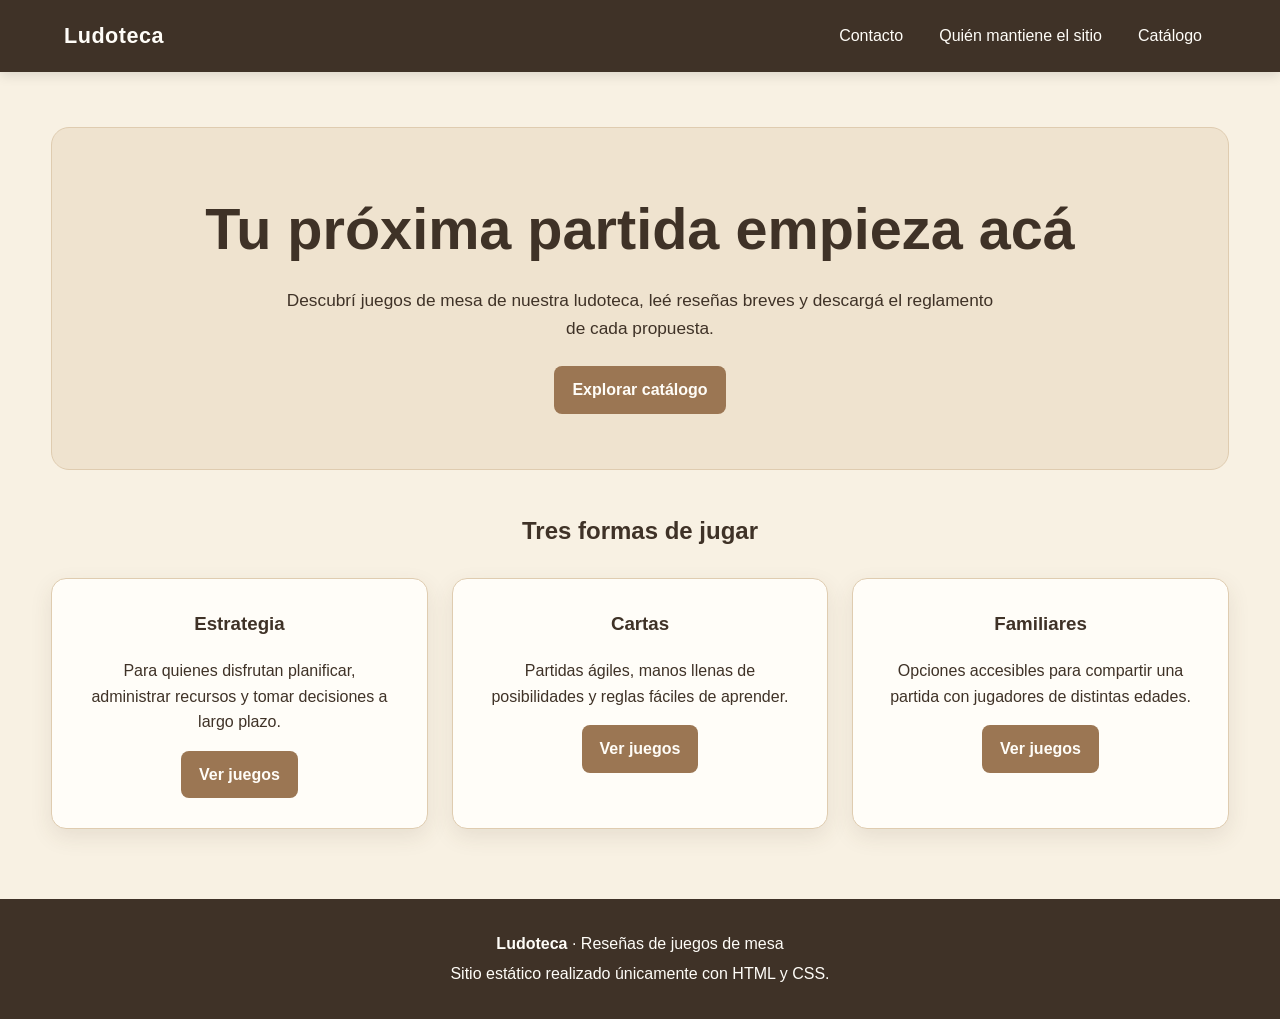
<file: Ludoteca ChatGPT/index.html>
<!DOCTYPE html>
<html lang="es">
<head>
  <meta charset="UTF-8">
  <meta name="viewport" content="width=device-width, initial-scale=1.0">
  <meta name="description" content="Ludoteca: reseñas y reglamentos de juegos de mesa.">
  <title>Inicio | Ludoteca</title>
  <link rel="stylesheet" href="estilosIA.css">
</head>
<body>

<header>
  <div class="navbar">
    <a class="logo" href="index.html">Ludoteca</a>
    <nav aria-label="Navegación principal">
      <ul>
        <li><a href="contacto.html">Contacto</a></li>
        <li><a href="acerca.html">Quién mantiene el sitio</a></li>
        <li><a href="catalogo.html">Catálogo</a></li>
      </ul>
    </nav>
  </div>
</header>

<main>

<section class="hero">
  <h1>Tu próxima partida empieza acá</h1>
  <p>Descubrí juegos de mesa de nuestra ludoteca, leé reseñas breves y descargá el reglamento de cada propuesta.</p>
  <a class="btn" href="catalogo.html">Explorar catálogo</a>
</section>

<section>
  <h2 class="section-title">Tres formas de jugar</h2>
  <div class="category-grid">
    <article class="category-card">
      <h3>Estrategia</h3>
      <p>Para quienes disfrutan planificar, administrar recursos y tomar decisiones a largo plazo.</p>
      <a class="btn" href="estrategia.html">Ver juegos</a>
    </article>
    <article class="category-card">
      <h3>Cartas</h3>
      <p>Partidas ágiles, manos llenas de posibilidades y reglas fáciles de aprender.</p>
      <a class="btn" href="cartas.html">Ver juegos</a>
    </article>
    <article class="category-card">
      <h3>Familiares</h3>
      <p>Opciones accesibles para compartir una partida con jugadores de distintas edades.</p>
      <a class="btn" href="familiares.html">Ver juegos</a>
    </article>
  </div>
</section>

</main>

<footer>
  <p><strong>Ludoteca</strong> · Reseñas de juegos de mesa</p>
  <p>Sitio estático realizado únicamente con HTML y CSS.</p>
</footer>

</body>
</html>
</file>
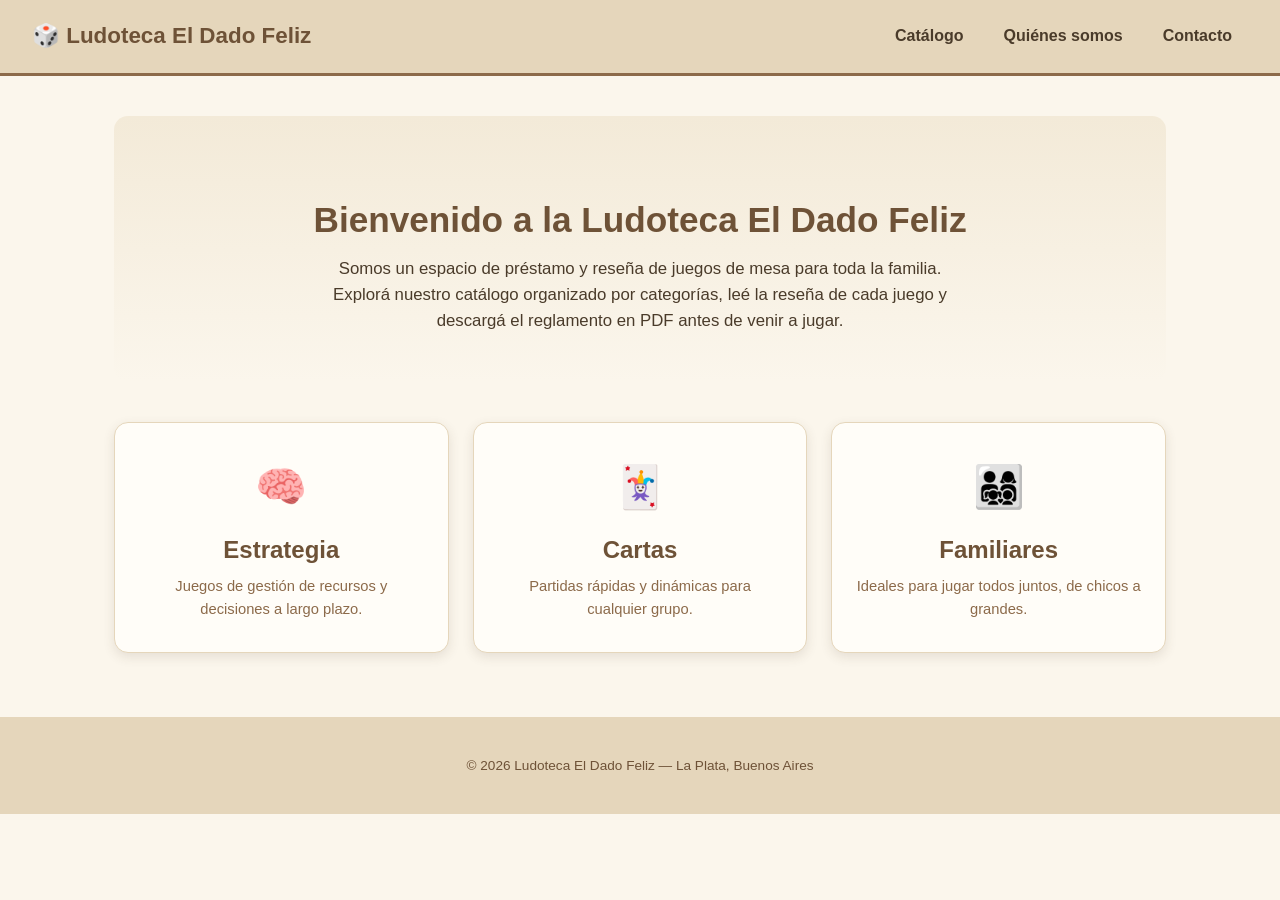
<file: Ludoteca CLAUDE/index.html>
<!DOCTYPE html>
<html lang="es">
<head>
  <meta charset="UTF-8">
  <meta name="viewport" content="width=device-width, initial-scale=1.0">
  <title>Ludoteca El Dado Feliz</title>
  <link rel="stylesheet" href="estilosIA.css">
</head>
<body>

  <header class="site-header">
    <div class="logo">🎲 Ludoteca El Dado Feliz</div>
    <nav>
      <ul>
        <li><a href="catalogo.html">Catálogo</a></li>
        <li><a href="acerca.html">Quiénes somos</a></li>
        <li><a href="contacto.html">Contacto</a></li>
      </ul>
    </nav>
  </header>

  <main>
    <section class="hero">
      <h1>Bienvenido a la Ludoteca El Dado Feliz</h1>
      <p>
        Somos un espacio de préstamo y reseña de juegos de mesa para toda la familia.
        Explorá nuestro catálogo organizado por categorías, leé la reseña de cada juego
        y descargá el reglamento en PDF antes de venir a jugar.
      </p>
    </section>

    <section class="grid-categorias">
      <a class="tarjeta-categoria" href="estrategia.html">
        <span class="icono">🧠</span>
        <h2>Estrategia</h2>
        <p>Juegos de gestión de recursos y decisiones a largo plazo.</p>
      </a>
      <a class="tarjeta-categoria" href="cartas.html">
        <span class="icono">🃏</span>
        <h2>Cartas</h2>
        <p>Partidas rápidas y dinámicas para cualquier grupo.</p>
      </a>
      <a class="tarjeta-categoria" href="familiares.html">
        <span class="icono">👨‍👩‍👧‍👦</span>
        <h2>Familiares</h2>
        <p>Ideales para jugar todos juntos, de chicos a grandes.</p>
      </a>
    </section>
  </main>

  <footer class="site-footer">
    <p>© 2026 Ludoteca El Dado Feliz — La Plata, Buenos Aires</p>
  </footer>

</body>
</html>
</file>
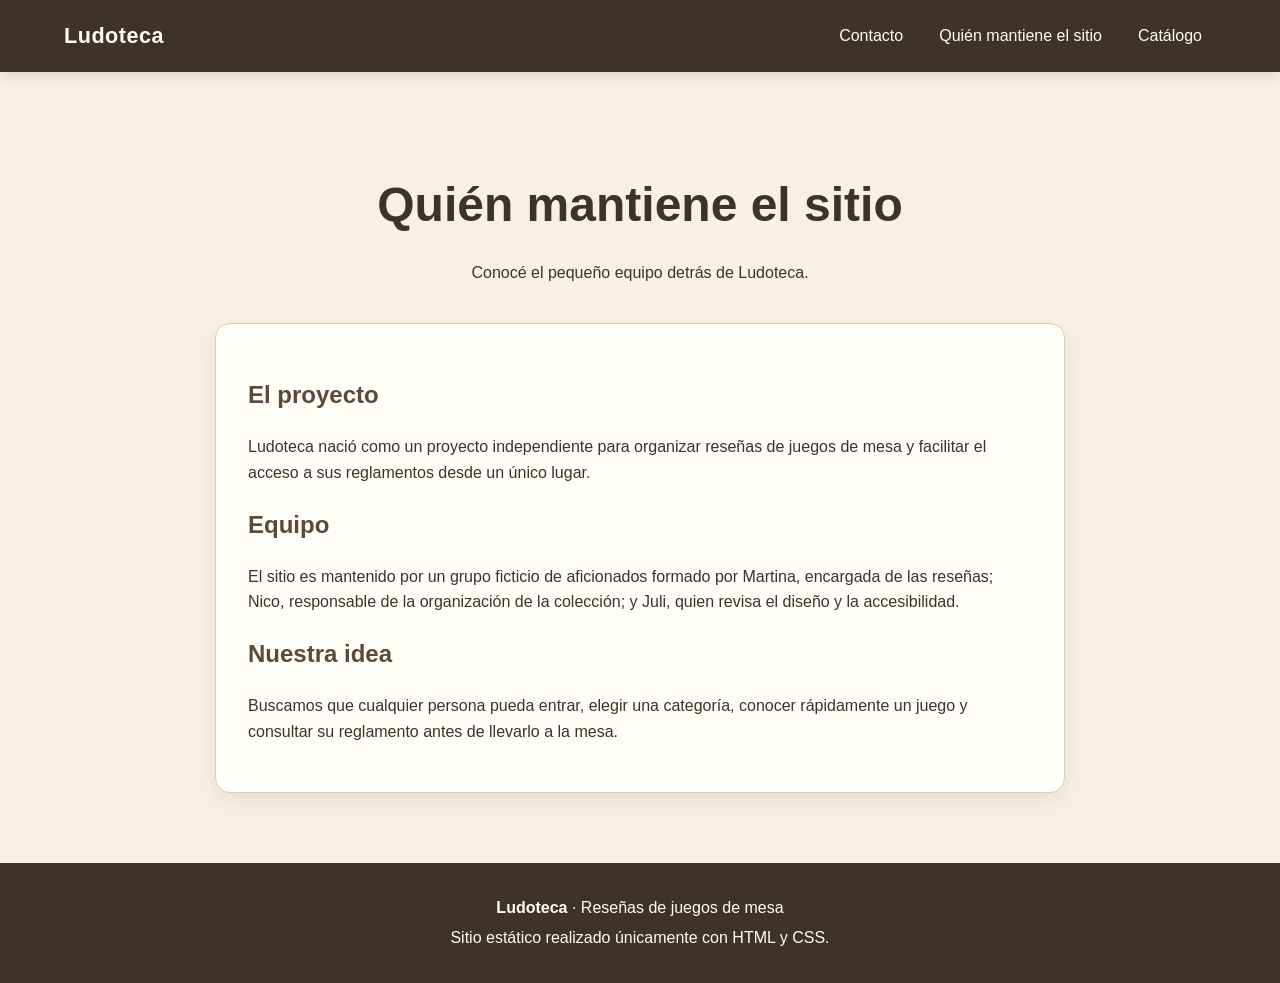
<file: Ludoteca ChatGPT/acerca.html>
<!DOCTYPE html>
<html lang="es">
<head>
  <meta charset="UTF-8">
  <meta name="viewport" content="width=device-width, initial-scale=1.0">
  <meta name="description" content="Ludoteca: reseñas y reglamentos de juegos de mesa.">
  <title>Quién mantiene el sitio | Ludoteca</title>
  <link rel="stylesheet" href="estilosIA.css">
</head>
<body>

<header>
  <div class="navbar">
    <a class="logo" href="index.html">Ludoteca</a>
    <nav aria-label="Navegación principal">
      <ul>
        <li><a href="contacto.html">Contacto</a></li>
        <li><a href="acerca.html">Quién mantiene el sitio</a></li>
        <li><a href="catalogo.html">Catálogo</a></li>
      </ul>
    </nav>
  </div>
</header>

<main>

<section class="page-heading">
  <h1>Quién mantiene el sitio</h1>
  <p>Conocé el pequeño equipo detrás de Ludoteca.</p>
</section>
<article class="info-card">
  <h2>El proyecto</h2>
  <p>Ludoteca nació como un proyecto independiente para organizar reseñas de juegos de mesa y facilitar el acceso a sus reglamentos desde un único lugar.</p>
  <h2>Equipo</h2>
  <p>El sitio es mantenido por un grupo ficticio de aficionados formado por Martina, encargada de las reseñas; Nico, responsable de la organización de la colección; y Juli, quien revisa el diseño y la accesibilidad.</p>
  <h2>Nuestra idea</h2>
  <p>Buscamos que cualquier persona pueda entrar, elegir una categoría, conocer rápidamente un juego y consultar su reglamento antes de llevarlo a la mesa.</p>
</article>

</main>

<footer>
  <p><strong>Ludoteca</strong> · Reseñas de juegos de mesa</p>
  <p>Sitio estático realizado únicamente con HTML y CSS.</p>
</footer>

</body>
</html>
</file>
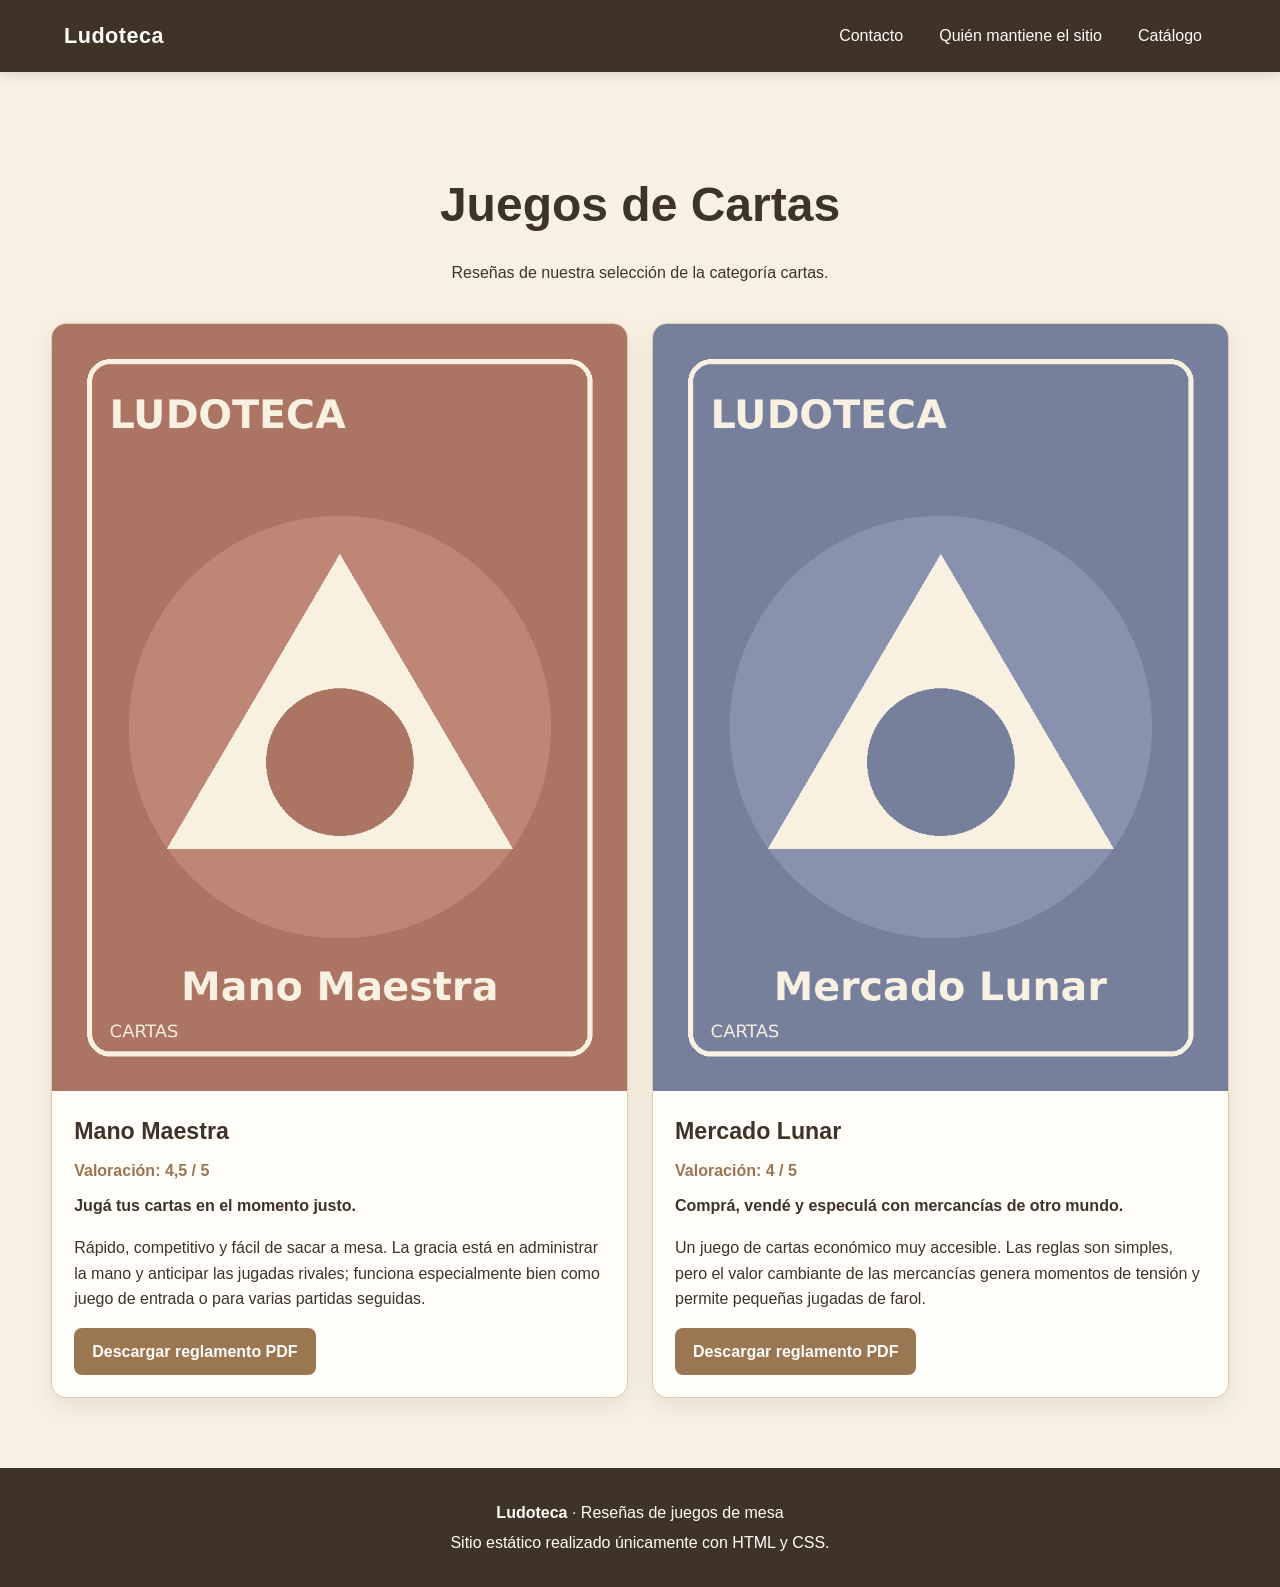
<file: Ludoteca ChatGPT/cartas.html>
<!DOCTYPE html>
<html lang="es">
<head>
  <meta charset="UTF-8">
  <meta name="viewport" content="width=device-width, initial-scale=1.0">
  <meta name="description" content="Ludoteca: reseñas y reglamentos de juegos de mesa.">
  <title>Cartas | Ludoteca</title>
  <link rel="stylesheet" href="estilosIA.css">
</head>
<body>

<header>
  <div class="navbar">
    <a class="logo" href="index.html">Ludoteca</a>
    <nav aria-label="Navegación principal">
      <ul>
        <li><a href="contacto.html">Contacto</a></li>
        <li><a href="acerca.html">Quién mantiene el sitio</a></li>
        <li><a href="catalogo.html">Catálogo</a></li>
      </ul>
    </nav>
  </div>
</header>

<main>

<section class="page-heading">
  <h1>Juegos de Cartas</h1>
  <p>Reseñas de nuestra selección de la categoría cartas.</p>
</section>
<section class="game-grid">
  
        <article class="game-card">
          <img src="imagenes/Mano Maestra.png" alt="Portada de Mano Maestra">
          <div class="game-content">
            <h3>Mano Maestra</h3>
            <p class="rating">Valoración: 4,5 / 5</p>
            <p><strong>Jugá tus cartas en el momento justo.</strong></p>
            <p>Rápido, competitivo y fácil de sacar a mesa. La gracia está en administrar la mano y anticipar las jugadas rivales; funciona especialmente bien como juego de entrada o para varias partidas seguidas.</p>
            <a class="btn" href="reglamentos/Mano Maestra.pdf" target="_blank" rel="noopener">Descargar reglamento PDF</a>
          </div>
        </article>
        
        <article class="game-card">
          <img src="imagenes/Mercado Lunar.png" alt="Portada de Mercado Lunar">
          <div class="game-content">
            <h3>Mercado Lunar</h3>
            <p class="rating">Valoración: 4 / 5</p>
            <p><strong>Comprá, vendé y especulá con mercancías de otro mundo.</strong></p>
            <p>Un juego de cartas económico muy accesible. Las reglas son simples, pero el valor cambiante de las mercancías genera momentos de tensión y permite pequeñas jugadas de farol.</p>
            <a class="btn" href="reglamentos/Mercado Lunar.pdf" target="_blank" rel="noopener">Descargar reglamento PDF</a>
          </div>
        </article>
        
</section>

</main>

<footer>
  <p><strong>Ludoteca</strong> · Reseñas de juegos de mesa</p>
  <p>Sitio estático realizado únicamente con HTML y CSS.</p>
</footer>

</body>
</html>
</file>
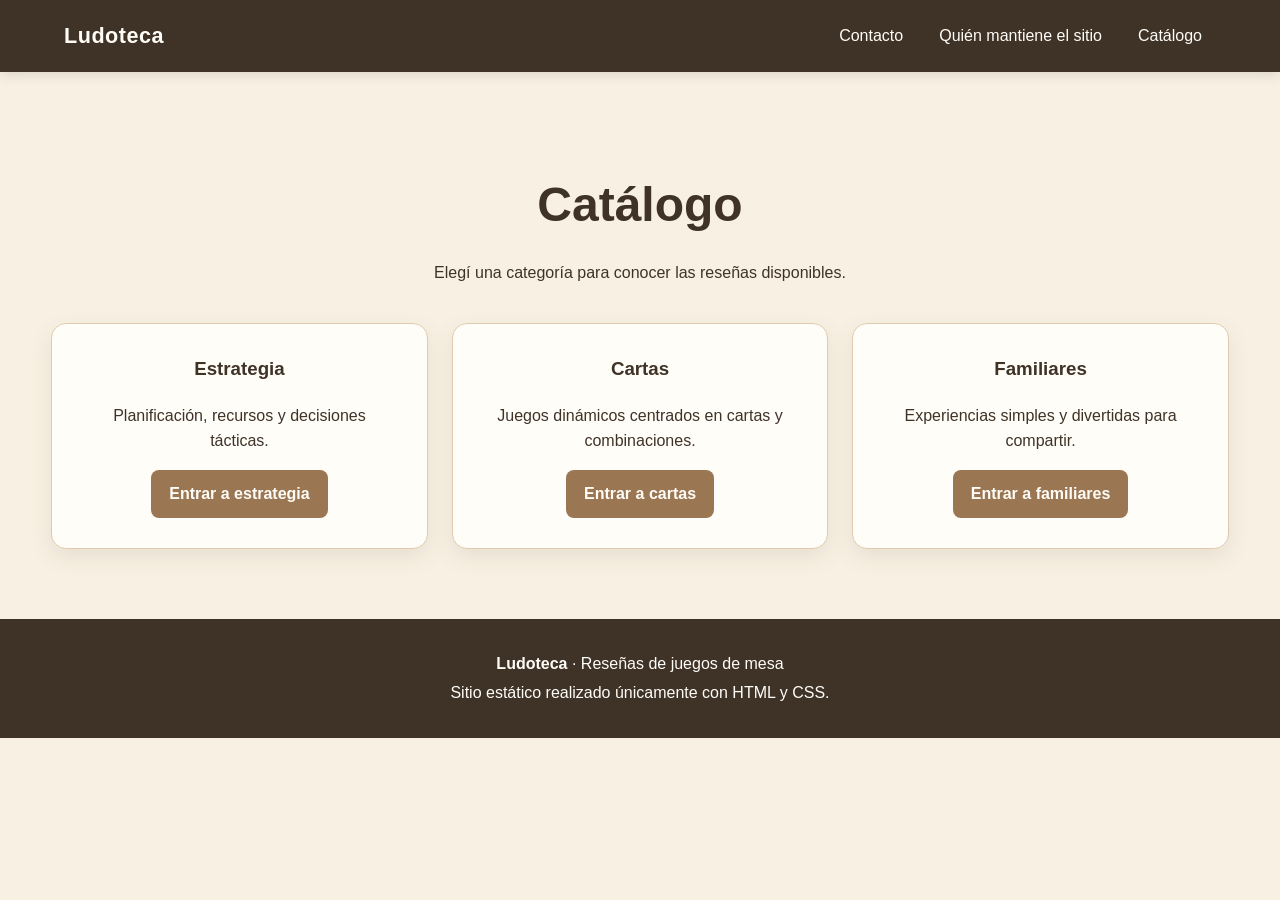
<file: Ludoteca ChatGPT/catalogo.html>
<!DOCTYPE html>
<html lang="es">
<head>
  <meta charset="UTF-8">
  <meta name="viewport" content="width=device-width, initial-scale=1.0">
  <meta name="description" content="Ludoteca: reseñas y reglamentos de juegos de mesa.">
  <title>Catálogo | Ludoteca</title>
  <link rel="stylesheet" href="estilosIA.css">
</head>
<body>

<header>
  <div class="navbar">
    <a class="logo" href="index.html">Ludoteca</a>
    <nav aria-label="Navegación principal">
      <ul>
        <li><a href="contacto.html">Contacto</a></li>
        <li><a href="acerca.html">Quién mantiene el sitio</a></li>
        <li><a href="catalogo.html">Catálogo</a></li>
      </ul>
    </nav>
  </div>
</header>

<main>

<section class="page-heading">
  <h1>Catálogo</h1>
  <p>Elegí una categoría para conocer las reseñas disponibles.</p>
</section>
<section class="category-grid">
  <article class="category-card">
    <h3>Estrategia</h3>
    <p>Planificación, recursos y decisiones tácticas.</p>
    <a class="btn" href="estrategia.html">Entrar a estrategia</a>
  </article>
  <article class="category-card">
    <h3>Cartas</h3>
    <p>Juegos dinámicos centrados en cartas y combinaciones.</p>
    <a class="btn" href="cartas.html">Entrar a cartas</a>
  </article>
  <article class="category-card">
    <h3>Familiares</h3>
    <p>Experiencias simples y divertidas para compartir.</p>
    <a class="btn" href="familiares.html">Entrar a familiares</a>
  </article>
</section>

</main>

<footer>
  <p><strong>Ludoteca</strong> · Reseñas de juegos de mesa</p>
  <p>Sitio estático realizado únicamente con HTML y CSS.</p>
</footer>

</body>
</html>
</file>
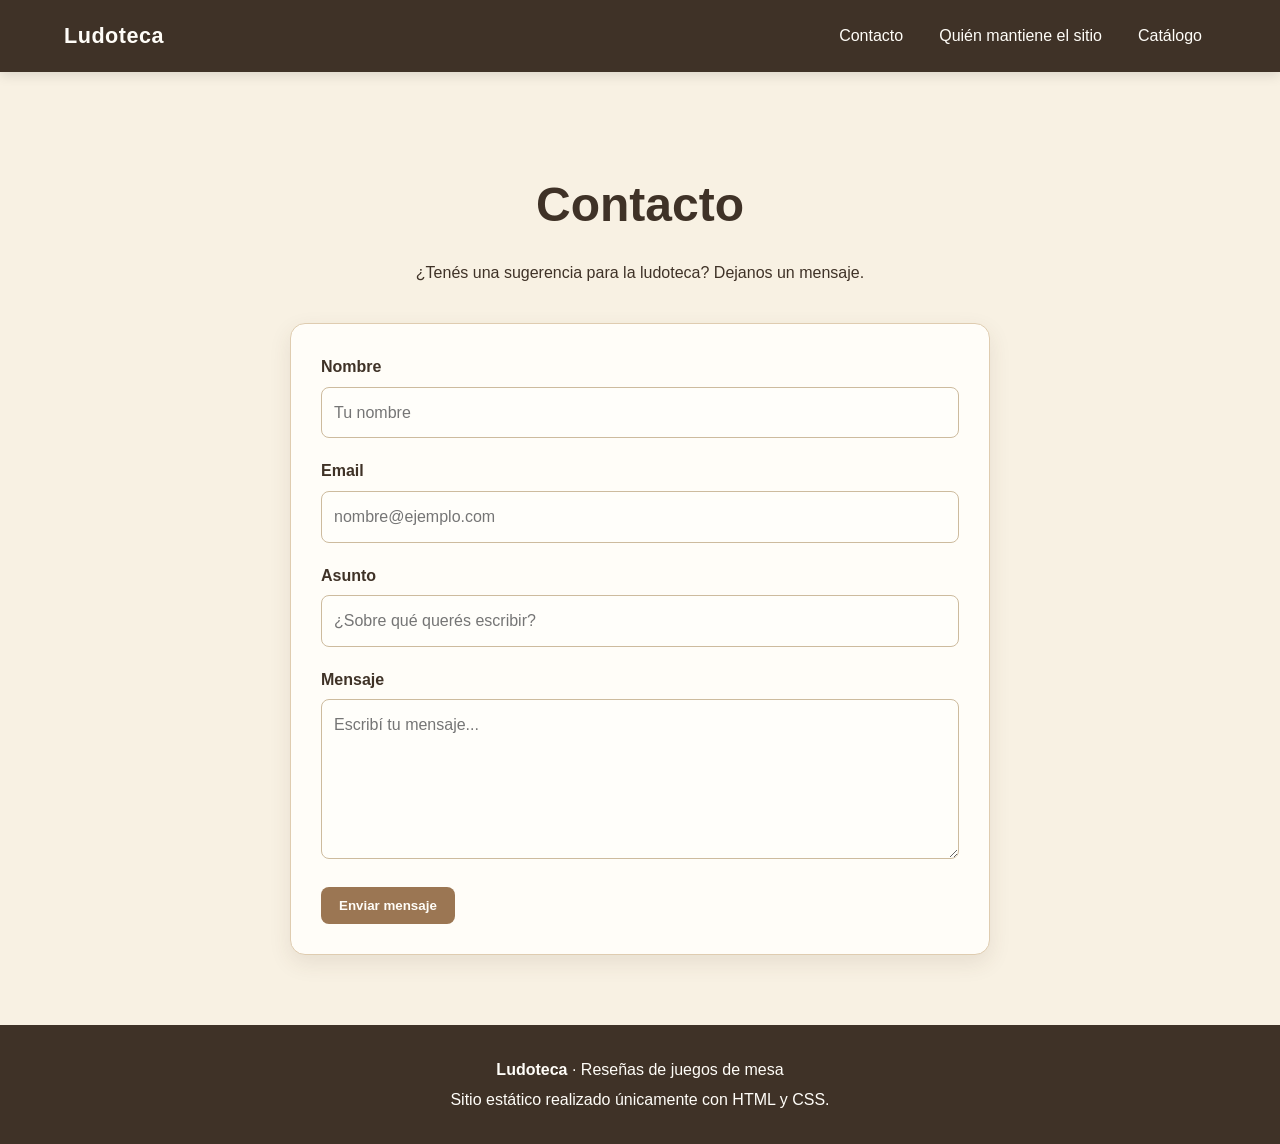
<file: Ludoteca ChatGPT/contacto.html>
<!DOCTYPE html>
<html lang="es">
<head>
  <meta charset="UTF-8">
  <meta name="viewport" content="width=device-width, initial-scale=1.0">
  <meta name="description" content="Ludoteca: reseñas y reglamentos de juegos de mesa.">
  <title>Contacto | Ludoteca</title>
  <link rel="stylesheet" href="estilosIA.css">
</head>
<body>

<header>
  <div class="navbar">
    <a class="logo" href="index.html">Ludoteca</a>
    <nav aria-label="Navegación principal">
      <ul>
        <li><a href="contacto.html">Contacto</a></li>
        <li><a href="acerca.html">Quién mantiene el sitio</a></li>
        <li><a href="catalogo.html">Catálogo</a></li>
      </ul>
    </nav>
  </div>
</header>

<main>

<section class="page-heading">
  <h1>Contacto</h1>
  <p>¿Tenés una sugerencia para la ludoteca? Dejanos un mensaje.</p>
</section>
<form action="#" method="post">
  <div class="form-group">
    <label for="nombre">Nombre</label>
    <input type="text" id="nombre" name="nombre" placeholder="Tu nombre" required>
  </div>
  <div class="form-group">
    <label for="email">Email</label>
    <input type="email" id="email" name="email" placeholder="nombre@ejemplo.com" required>
  </div>
  <div class="form-group">
    <label for="asunto">Asunto</label>
    <input type="text" id="asunto" name="asunto" placeholder="¿Sobre qué querés escribir?">
  </div>
  <div class="form-group">
    <label for="mensaje">Mensaje</label>
    <textarea id="mensaje" name="mensaje" placeholder="Escribí tu mensaje..." required></textarea>
  </div>
  <button class="btn" type="submit">Enviar mensaje</button>
</form>

</main>

<footer>
  <p><strong>Ludoteca</strong> · Reseñas de juegos de mesa</p>
  <p>Sitio estático realizado únicamente con HTML y CSS.</p>
</footer>

</body>
</html>
</file>
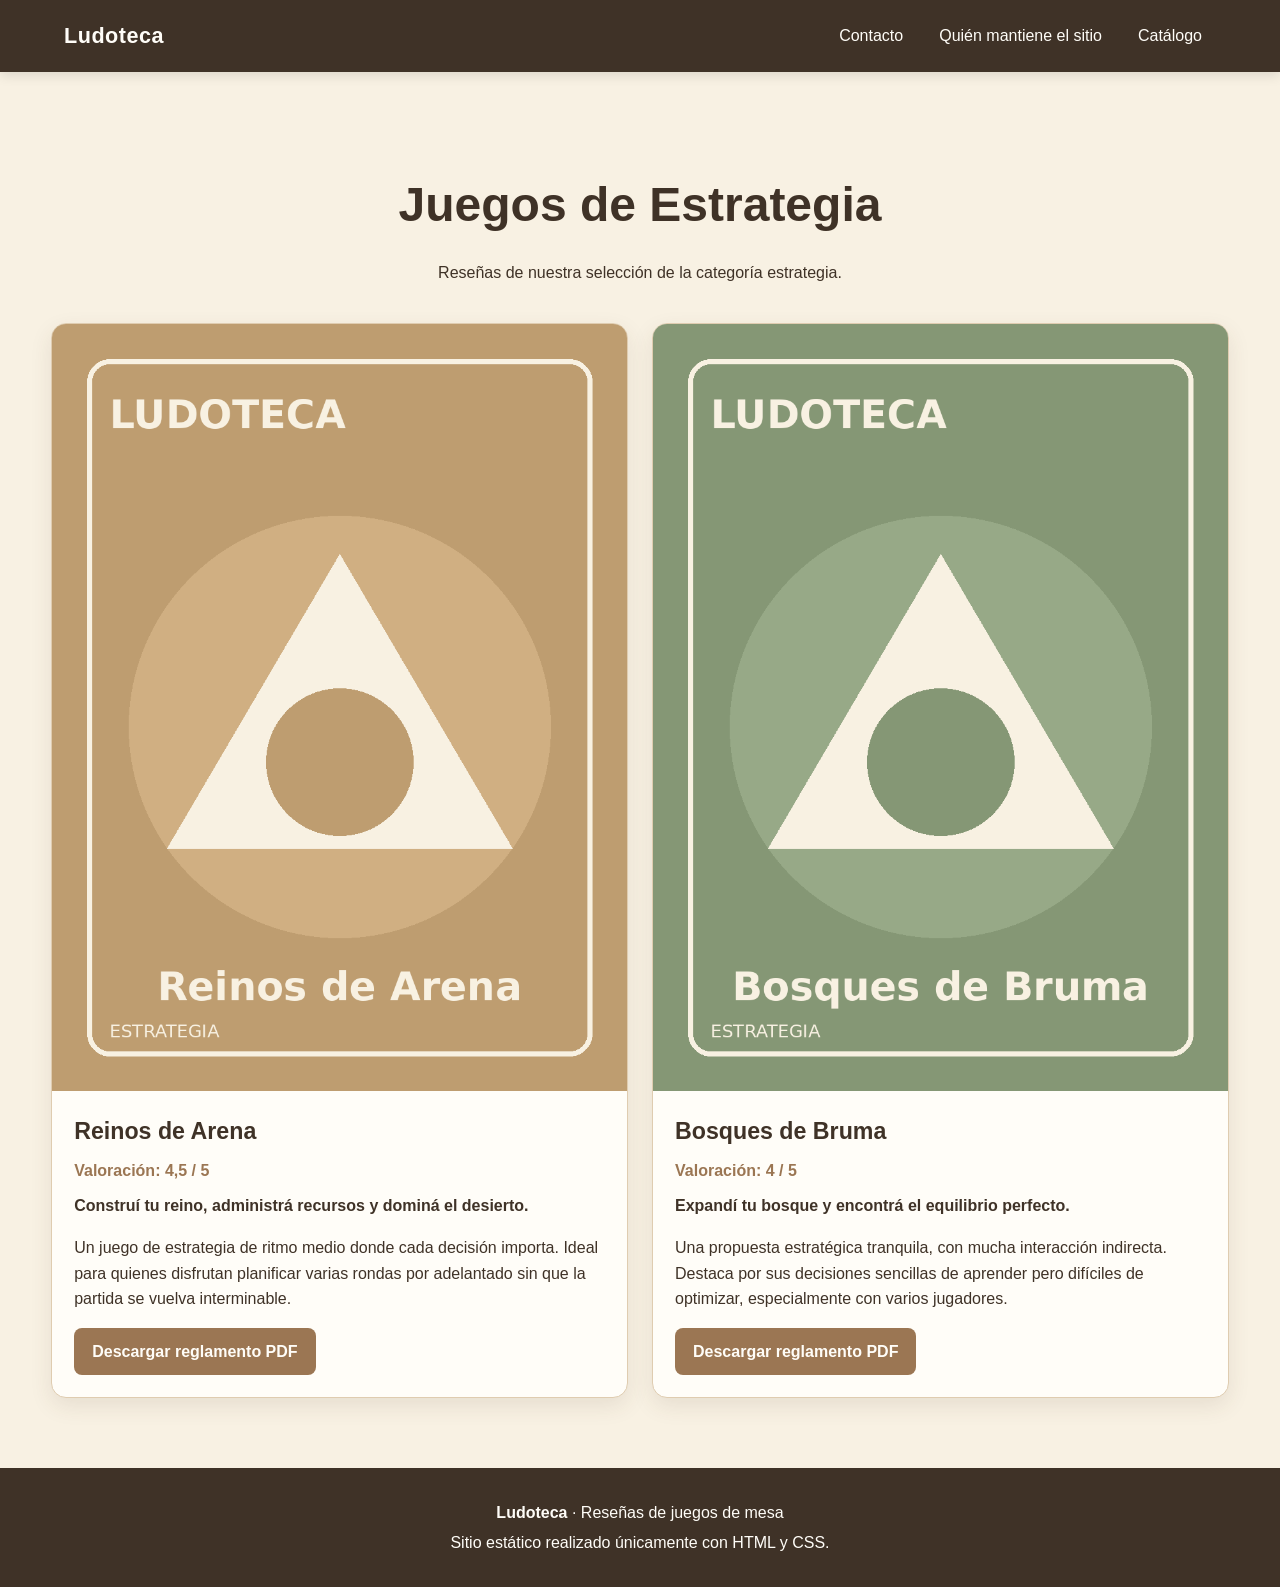
<file: Ludoteca ChatGPT/estrategia.html>
<!DOCTYPE html>
<html lang="es">
<head>
  <meta charset="UTF-8">
  <meta name="viewport" content="width=device-width, initial-scale=1.0">
  <meta name="description" content="Ludoteca: reseñas y reglamentos de juegos de mesa.">
  <title>Estrategia | Ludoteca</title>
  <link rel="stylesheet" href="estilosIA.css">
</head>
<body>

<header>
  <div class="navbar">
    <a class="logo" href="index.html">Ludoteca</a>
    <nav aria-label="Navegación principal">
      <ul>
        <li><a href="contacto.html">Contacto</a></li>
        <li><a href="acerca.html">Quién mantiene el sitio</a></li>
        <li><a href="catalogo.html">Catálogo</a></li>
      </ul>
    </nav>
  </div>
</header>

<main>

<section class="page-heading">
  <h1>Juegos de Estrategia</h1>
  <p>Reseñas de nuestra selección de la categoría estrategia.</p>
</section>
<section class="game-grid">
  
        <article class="game-card">
          <img src="imagenes/Reinos de Arena.png" alt="Portada de Reinos de Arena">
          <div class="game-content">
            <h3>Reinos de Arena</h3>
            <p class="rating">Valoración: 4,5 / 5</p>
            <p><strong>Construí tu reino, administrá recursos y dominá el desierto.</strong></p>
            <p>Un juego de estrategia de ritmo medio donde cada decisión importa. Ideal para quienes disfrutan planificar varias rondas por adelantado sin que la partida se vuelva interminable.</p>
            <a class="btn" href="reglamentos/Reinos de Arena.pdf" target="_blank" rel="noopener">Descargar reglamento PDF</a>
          </div>
        </article>
        
        <article class="game-card">
          <img src="imagenes/Bosques de Bruma.png" alt="Portada de Bosques de Bruma">
          <div class="game-content">
            <h3>Bosques de Bruma</h3>
            <p class="rating">Valoración: 4 / 5</p>
            <p><strong>Expandí tu bosque y encontrá el equilibrio perfecto.</strong></p>
            <p>Una propuesta estratégica tranquila, con mucha interacción indirecta. Destaca por sus decisiones sencillas de aprender pero difíciles de optimizar, especialmente con varios jugadores.</p>
            <a class="btn" href="reglamentos/Bosques de Bruma.pdf" target="_blank" rel="noopener">Descargar reglamento PDF</a>
          </div>
        </article>
        
</section>

</main>

<footer>
  <p><strong>Ludoteca</strong> · Reseñas de juegos de mesa</p>
  <p>Sitio estático realizado únicamente con HTML y CSS.</p>
</footer>

</body>
</html>
</file>
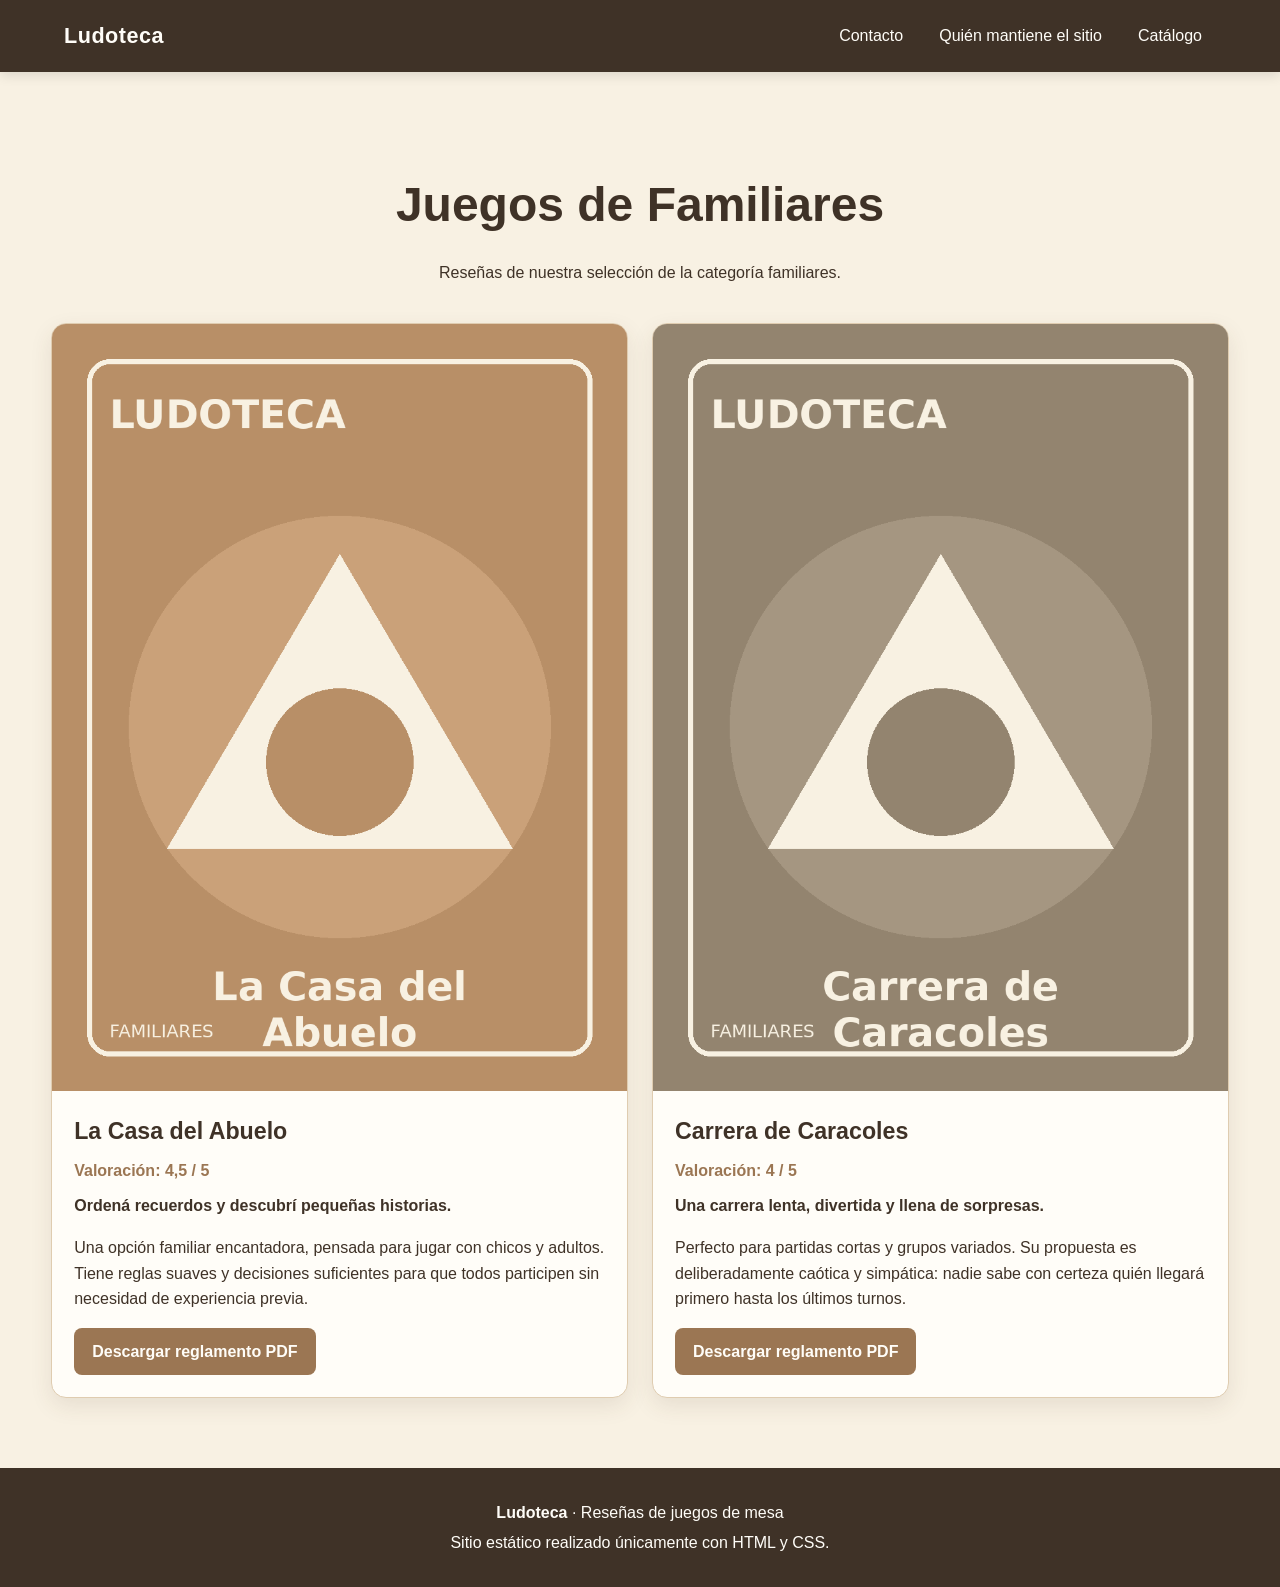
<file: Ludoteca ChatGPT/familiares.html>
<!DOCTYPE html>
<html lang="es">
<head>
  <meta charset="UTF-8">
  <meta name="viewport" content="width=device-width, initial-scale=1.0">
  <meta name="description" content="Ludoteca: reseñas y reglamentos de juegos de mesa.">
  <title>Familiares | Ludoteca</title>
  <link rel="stylesheet" href="estilosIA.css">
</head>
<body>

<header>
  <div class="navbar">
    <a class="logo" href="index.html">Ludoteca</a>
    <nav aria-label="Navegación principal">
      <ul>
        <li><a href="contacto.html">Contacto</a></li>
        <li><a href="acerca.html">Quién mantiene el sitio</a></li>
        <li><a href="catalogo.html">Catálogo</a></li>
      </ul>
    </nav>
  </div>
</header>

<main>

<section class="page-heading">
  <h1>Juegos de Familiares</h1>
  <p>Reseñas de nuestra selección de la categoría familiares.</p>
</section>
<section class="game-grid">
  
        <article class="game-card">
          <img src="imagenes/La Casa del Abuelo.png" alt="Portada de La Casa del Abuelo">
          <div class="game-content">
            <h3>La Casa del Abuelo</h3>
            <p class="rating">Valoración: 4,5 / 5</p>
            <p><strong>Ordená recuerdos y descubrí pequeñas historias.</strong></p>
            <p>Una opción familiar encantadora, pensada para jugar con chicos y adultos. Tiene reglas suaves y decisiones suficientes para que todos participen sin necesidad de experiencia previa.</p>
            <a class="btn" href="reglamentos/La Casa del Abuelo.pdf" target="_blank" rel="noopener">Descargar reglamento PDF</a>
          </div>
        </article>
        
        <article class="game-card">
          <img src="imagenes/Carrera de Caracoles.png" alt="Portada de Carrera de Caracoles">
          <div class="game-content">
            <h3>Carrera de Caracoles</h3>
            <p class="rating">Valoración: 4 / 5</p>
            <p><strong>Una carrera lenta, divertida y llena de sorpresas.</strong></p>
            <p>Perfecto para partidas cortas y grupos variados. Su propuesta es deliberadamente caótica y simpática: nadie sabe con certeza quién llegará primero hasta los últimos turnos.</p>
            <a class="btn" href="reglamentos/Carrera de Caracoles.pdf" target="_blank" rel="noopener">Descargar reglamento PDF</a>
          </div>
        </article>
        
</section>

</main>

<footer>
  <p><strong>Ludoteca</strong> · Reseñas de juegos de mesa</p>
  <p>Sitio estático realizado únicamente con HTML y CSS.</p>
</footer>

</body>
</html>
</file>
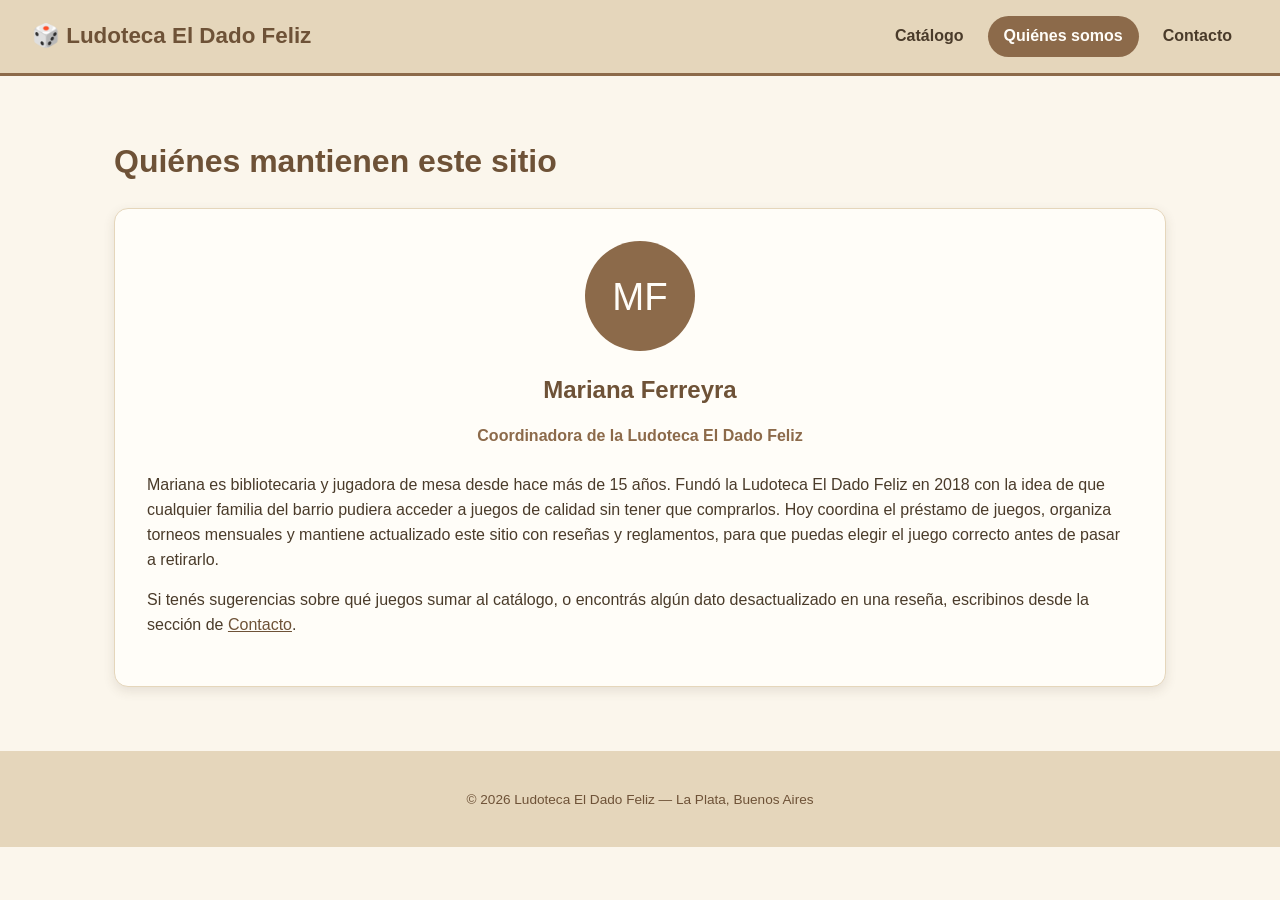
<file: Ludoteca CLAUDE/acerca.html>
<!DOCTYPE html>
<html lang="es">
<head>
  <meta charset="UTF-8">
  <meta name="viewport" content="width=device-width, initial-scale=1.0">
  <title>Quiénes somos — Ludoteca El Dado Feliz</title>
  <link rel="stylesheet" href="estilosIA.css">
</head>
<body>

  <header class="site-header">
    <div class="logo">🎲 Ludoteca El Dado Feliz</div>
    <nav>
      <ul>
        <li><a href="catalogo.html">Catálogo</a></li>
        <li><a href="acerca.html" class="activo">Quiénes somos</a></li>
        <li><a href="contacto.html">Contacto</a></li>
      </ul>
    </nav>
  </header>

  <main>
    <h1>Quiénes mantienen este sitio</h1>

    <section class="acerca">
      <div class="avatar">MF</div>
      <h2>Mariana Ferreyra</h2>
      <p class="rol">Coordinadora de la Ludoteca El Dado Feliz</p>
      <p>
        Mariana es bibliotecaria y jugadora de mesa desde hace más de 15 años. Fundó la
        Ludoteca El Dado Feliz en 2018 con la idea de que cualquier familia del barrio
        pudiera acceder a juegos de calidad sin tener que comprarlos. Hoy coordina el
        préstamo de juegos, organiza torneos mensuales y mantiene actualizado este sitio
        con reseñas y reglamentos, para que puedas elegir el juego correcto antes de
        pasar a retirarlo.
      </p>
      <p>
        Si tenés sugerencias sobre qué juegos sumar al catálogo, o encontrás algún dato
        desactualizado en una reseña, escribinos desde la sección de
        <a href="contacto.html">Contacto</a>.
      </p>
    </section>
  </main>

  <footer class="site-footer">
    <p>© 2026 Ludoteca El Dado Feliz — La Plata, Buenos Aires</p>
  </footer>

</body>
</html>
</file>
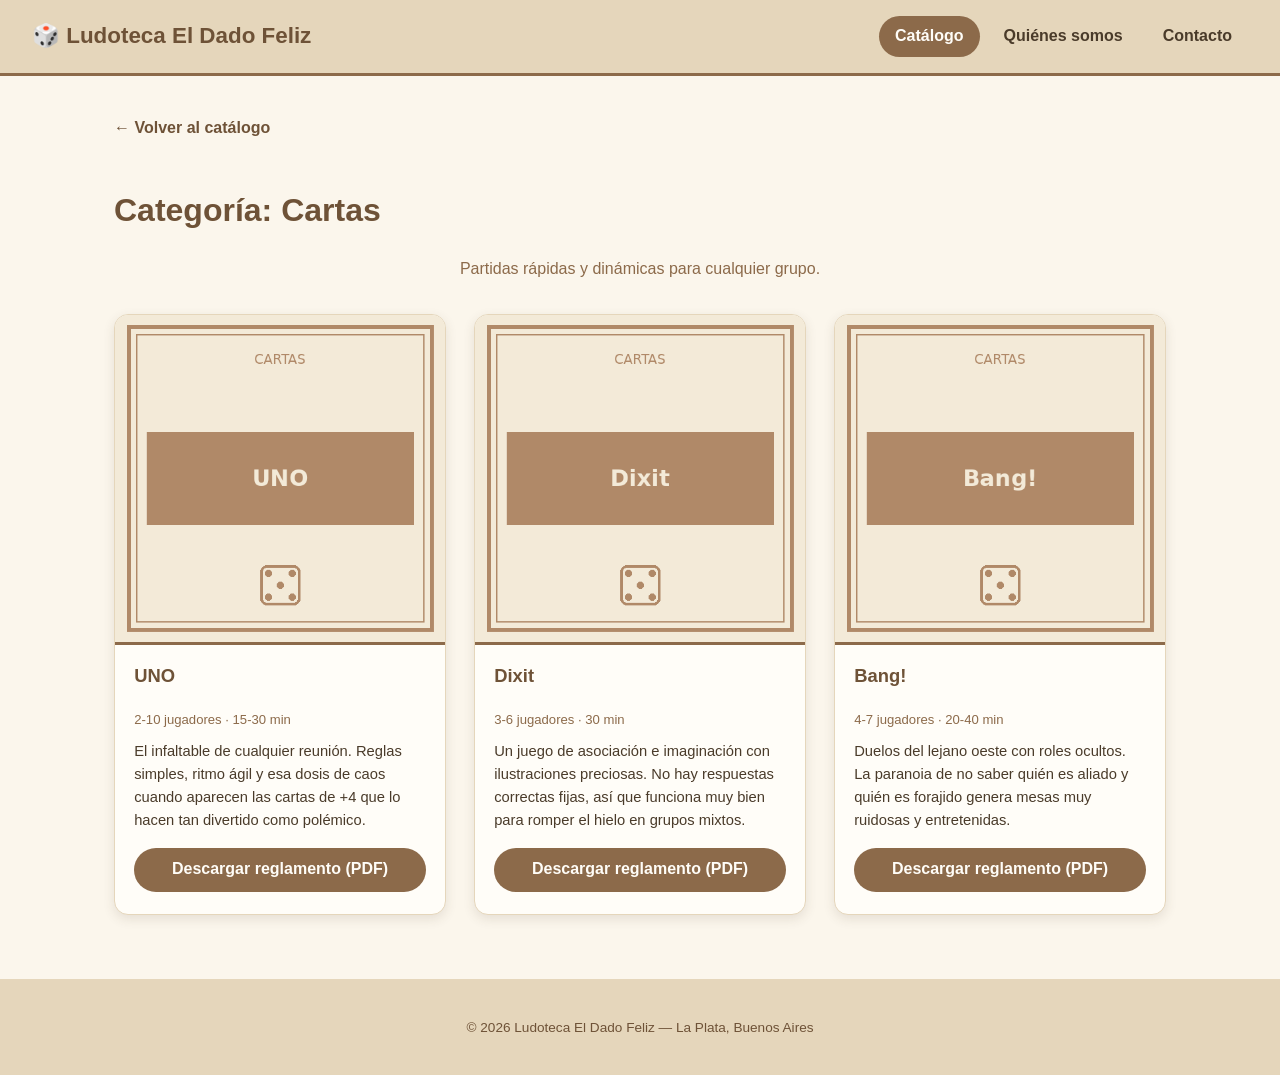
<file: Ludoteca CLAUDE/cartas.html>
<!DOCTYPE html>
<html lang="es">
<head>
  <meta charset="UTF-8">
  <meta name="viewport" content="width=device-width, initial-scale=1.0">
  <title>Cartas — Ludoteca El Dado Feliz</title>
  <link rel="stylesheet" href="estilosIA.css">
</head>
<body>

  <header class="site-header">
    <div class="logo">🎲 Ludoteca El Dado Feliz</div>
    <nav>
      <ul>
        <li><a href="catalogo.html" class="activo">Catálogo</a></li>
        <li><a href="acerca.html">Quiénes somos</a></li>
        <li><a href="contacto.html">Contacto</a></li>
      </ul>
    </nav>
  </header>

  <main>
    <a class="volver" href="catalogo.html">Volver al catálogo</a>
    <h1>Categoría: Cartas</h1>
    <p class="subtitulo">Partidas rápidas y dinámicas para cualquier grupo.</p>

    <section class="grid-juegos">

      <article class="card-juego">
        <img src="imagenes/uno.png" alt="Portada de UNO">
        <div class="card-contenido">
          <h3>UNO</h3>
          <p class="ficha">2-10 jugadores · 15-30 min</p>
          <p class="resena">
            El infaltable de cualquier reunión. Reglas simples, ritmo ágil y esa dosis de
            caos cuando aparecen las cartas de +4 que lo hacen tan divertido como
            polémico.
          </p>
          <a class="btn-descarga" href="reglamentos/uno.pdf" download>Descargar reglamento (PDF)</a>
        </div>
      </article>

      <article class="card-juego">
        <img src="imagenes/dixit.png" alt="Portada de Dixit">
        <div class="card-contenido">
          <h3>Dixit</h3>
          <p class="ficha">3-6 jugadores · 30 min</p>
          <p class="resena">
            Un juego de asociación e imaginación con ilustraciones preciosas. No hay
            respuestas correctas fijas, así que funciona muy bien para romper el hielo
            en grupos mixtos.
          </p>
          <a class="btn-descarga" href="reglamentos/dixit.pdf" download>Descargar reglamento (PDF)</a>
        </div>
      </article>

      <article class="card-juego">
        <img src="imagenes/bang.png" alt="Portada de Bang!">
        <div class="card-contenido">
          <h3>Bang!</h3>
          <p class="ficha">4-7 jugadores · 20-40 min</p>
          <p class="resena">
            Duelos del lejano oeste con roles ocultos. La paranoia de no saber quién es
            aliado y quién es forajido genera mesas muy ruidosas y entretenidas.
          </p>
          <a class="btn-descarga" href="reglamentos/bang.pdf" download>Descargar reglamento (PDF)</a>
        </div>
      </article>

    </section>
  </main>

  <footer class="site-footer">
    <p>© 2026 Ludoteca El Dado Feliz — La Plata, Buenos Aires</p>
  </footer>

</body>
</html>
</file>
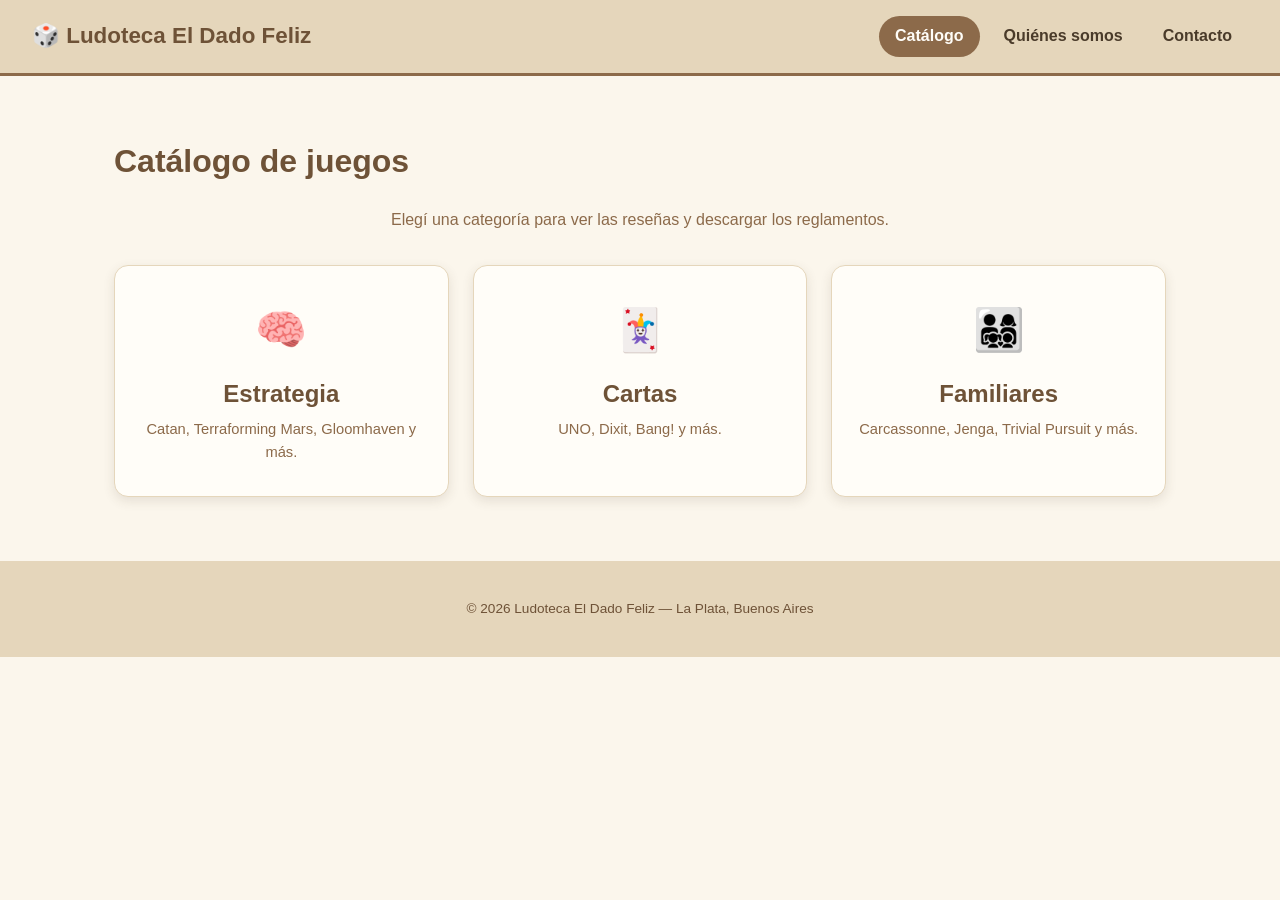
<file: Ludoteca CLAUDE/catalogo.html>
<!DOCTYPE html>
<html lang="es">
<head>
  <meta charset="UTF-8">
  <meta name="viewport" content="width=device-width, initial-scale=1.0">
  <title>Catálogo — Ludoteca El Dado Feliz</title>
  <link rel="stylesheet" href="estilosIA.css">
</head>
<body>

  <header class="site-header">
    <div class="logo">🎲 Ludoteca El Dado Feliz</div>
    <nav>
      <ul>
        <li><a href="catalogo.html" class="activo">Catálogo</a></li>
        <li><a href="acerca.html">Quiénes somos</a></li>
        <li><a href="contacto.html">Contacto</a></li>
      </ul>
    </nav>
  </header>

  <main>
    <h1>Catálogo de juegos</h1>
    <p class="subtitulo">Elegí una categoría para ver las reseñas y descargar los reglamentos.</p>

    <section class="grid-categorias">
      <a class="tarjeta-categoria" href="estrategia.html">
        <span class="icono">🧠</span>
        <h2>Estrategia</h2>
        <p>Catan, Terraforming Mars, Gloomhaven y más.</p>
      </a>
      <a class="tarjeta-categoria" href="cartas.html">
        <span class="icono">🃏</span>
        <h2>Cartas</h2>
        <p>UNO, Dixit, Bang! y más.</p>
      </a>
      <a class="tarjeta-categoria" href="familiares.html">
        <span class="icono">👨‍👩‍👧‍👦</span>
        <h2>Familiares</h2>
        <p>Carcassonne, Jenga, Trivial Pursuit y más.</p>
      </a>
    </section>
  </main>

  <footer class="site-footer">
    <p>© 2026 Ludoteca El Dado Feliz — La Plata, Buenos Aires</p>
  </footer>

</body>
</html>
</file>
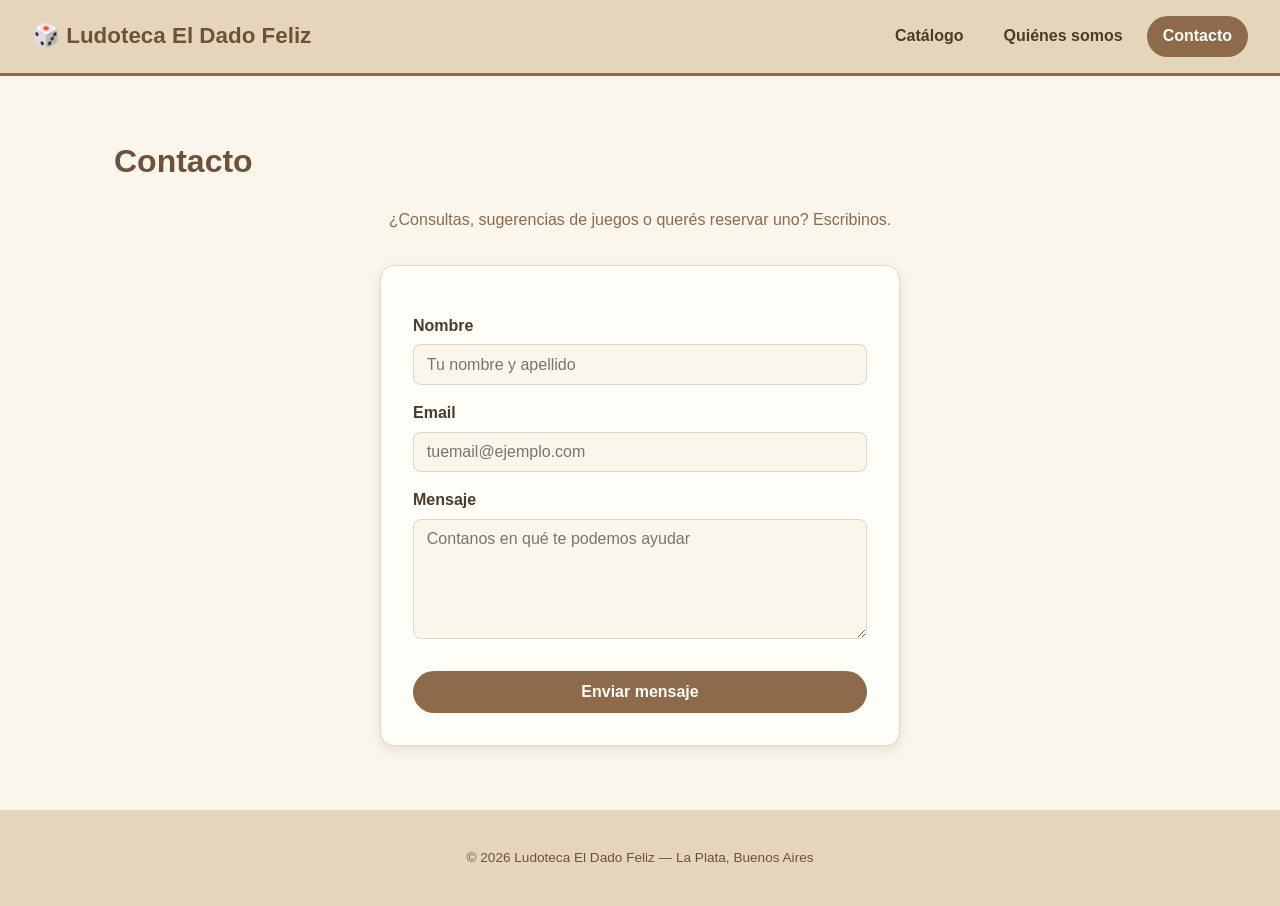
<file: Ludoteca CLAUDE/contacto.html>
<!DOCTYPE html>
<html lang="es">
<head>
  <meta charset="UTF-8">
  <meta name="viewport" content="width=device-width, initial-scale=1.0">
  <title>Contacto — Ludoteca El Dado Feliz</title>
  <link rel="stylesheet" href="estilosIA.css">
</head>
<body>

  <header class="site-header">
    <div class="logo">🎲 Ludoteca El Dado Feliz</div>
    <nav>
      <ul>
        <li><a href="catalogo.html">Catálogo</a></li>
        <li><a href="acerca.html">Quiénes somos</a></li>
        <li><a href="contacto.html" class="activo">Contacto</a></li>
      </ul>
    </nav>
  </header>

  <main>
    <h1>Contacto</h1>
    <p class="subtitulo">¿Consultas, sugerencias de juegos o querés reservar uno? Escribinos.</p>

    <form class="form-contacto" action="#" method="post">
      <label for="nombre">Nombre</label>
      <input type="text" id="nombre" name="nombre" placeholder="Tu nombre y apellido" required>

      <label for="email">Email</label>
      <input type="email" id="email" name="email" placeholder="tuemail@ejemplo.com" required>

      <label for="mensaje">Mensaje</label>
      <textarea id="mensaje" name="mensaje" placeholder="Contanos en qué te podemos ayudar" required></textarea>

      <button type="submit">Enviar mensaje</button>
    </form>
  </main>

  <footer class="site-footer">
    <p>© 2026 Ludoteca El Dado Feliz — La Plata, Buenos Aires</p>
  </footer>

</body>
</html>
</file>
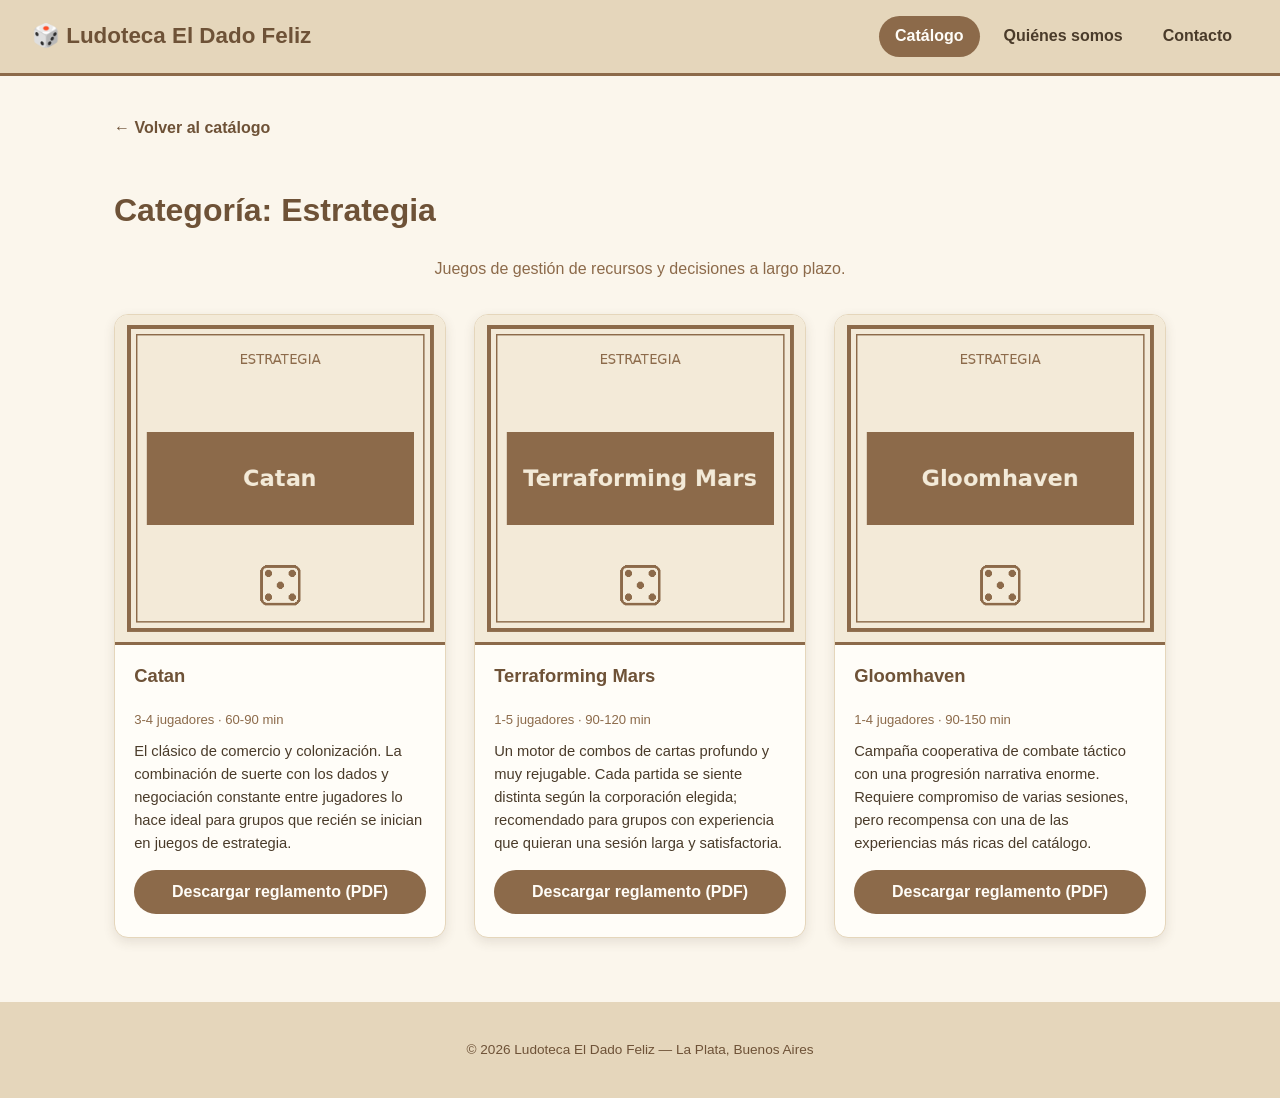
<file: Ludoteca CLAUDE/estrategia.html>
<!DOCTYPE html>
<html lang="es">
<head>
  <meta charset="UTF-8">
  <meta name="viewport" content="width=device-width, initial-scale=1.0">
  <title>Estrategia — Ludoteca El Dado Feliz</title>
  <link rel="stylesheet" href="estilosIA.css">
</head>
<body>

  <header class="site-header">
    <div class="logo">🎲 Ludoteca El Dado Feliz</div>
    <nav>
      <ul>
        <li><a href="catalogo.html" class="activo">Catálogo</a></li>
        <li><a href="acerca.html">Quiénes somos</a></li>
        <li><a href="contacto.html">Contacto</a></li>
      </ul>
    </nav>
  </header>

  <main>
    <a class="volver" href="catalogo.html">Volver al catálogo</a>
    <h1>Categoría: Estrategia</h1>
    <p class="subtitulo">Juegos de gestión de recursos y decisiones a largo plazo.</p>

    <section class="grid-juegos">

      <article class="card-juego">
        <img src="imagenes/catan.png" alt="Portada de Catan">
        <div class="card-contenido">
          <h3>Catan</h3>
          <p class="ficha">3-4 jugadores · 60-90 min</p>
          <p class="resena">
            El clásico de comercio y colonización. La combinación de suerte con los dados
            y negociación constante entre jugadores lo hace ideal para grupos que recién
            se inician en juegos de estrategia.
          </p>
          <a class="btn-descarga" href="reglamentos/catan.pdf" download>Descargar reglamento (PDF)</a>
        </div>
      </article>

      <article class="card-juego">
        <img src="imagenes/terraforming-mars.png" alt="Portada de Terraforming Mars">
        <div class="card-contenido">
          <h3>Terraforming Mars</h3>
          <p class="ficha">1-5 jugadores · 90-120 min</p>
          <p class="resena">
            Un motor de combos de cartas profundo y muy rejugable. Cada partida se siente
            distinta según la corporación elegida; recomendado para grupos con experiencia
            que quieran una sesión larga y satisfactoria.
          </p>
          <a class="btn-descarga" href="reglamentos/terraforming-mars.pdf" download>Descargar reglamento (PDF)</a>
        </div>
      </article>

      <article class="card-juego">
        <img src="imagenes/gloomhaven.png" alt="Portada de Gloomhaven">
        <div class="card-contenido">
          <h3>Gloomhaven</h3>
          <p class="ficha">1-4 jugadores · 90-150 min</p>
          <p class="resena">
            Campaña cooperativa de combate táctico con una progresión narrativa enorme.
            Requiere compromiso de varias sesiones, pero recompensa con una de las
            experiencias más ricas del catálogo.
          </p>
          <a class="btn-descarga" href="reglamentos/gloomhaven.pdf" download>Descargar reglamento (PDF)</a>
        </div>
      </article>

    </section>
  </main>

  <footer class="site-footer">
    <p>© 2026 Ludoteca El Dado Feliz — La Plata, Buenos Aires</p>
  </footer>

</body>
</html>
</file>
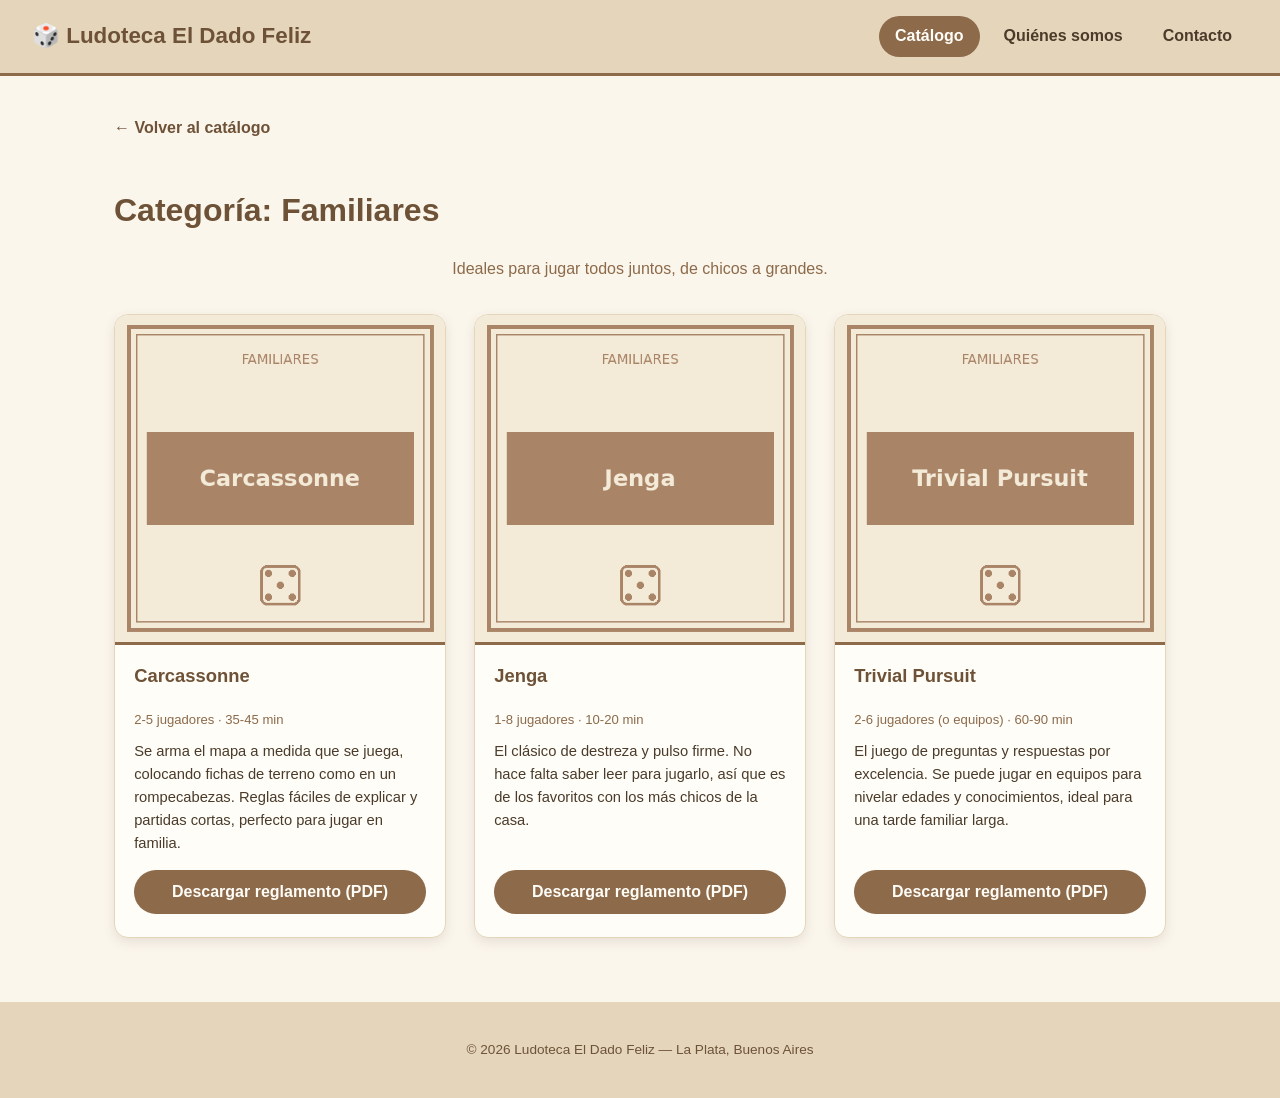
<file: Ludoteca CLAUDE/familiares.html>
<!DOCTYPE html>
<html lang="es">
<head>
  <meta charset="UTF-8">
  <meta name="viewport" content="width=device-width, initial-scale=1.0">
  <title>Familiares — Ludoteca El Dado Feliz</title>
  <link rel="stylesheet" href="estilosIA.css">
</head>
<body>

  <header class="site-header">
    <div class="logo">🎲 Ludoteca El Dado Feliz</div>
    <nav>
      <ul>
        <li><a href="catalogo.html" class="activo">Catálogo</a></li>
        <li><a href="acerca.html">Quiénes somos</a></li>
        <li><a href="contacto.html">Contacto</a></li>
      </ul>
    </nav>
  </header>

  <main>
    <a class="volver" href="catalogo.html">Volver al catálogo</a>
    <h1>Categoría: Familiares</h1>
    <p class="subtitulo">Ideales para jugar todos juntos, de chicos a grandes.</p>

    <section class="grid-juegos">

      <article class="card-juego">
        <img src="imagenes/carcassonne.png" alt="Portada de Carcassonne">
        <div class="card-contenido">
          <h3>Carcassonne</h3>
          <p class="ficha">2-5 jugadores · 35-45 min</p>
          <p class="resena">
            Se arma el mapa a medida que se juega, colocando fichas de terreno como en un
            rompecabezas. Reglas fáciles de explicar y partidas cortas, perfecto para
            jugar en familia.
          </p>
          <a class="btn-descarga" href="reglamentos/carcassonne.pdf" download>Descargar reglamento (PDF)</a>
        </div>
      </article>

      <article class="card-juego">
        <img src="imagenes/jenga.png" alt="Portada de Jenga">
        <div class="card-contenido">
          <h3>Jenga</h3>
          <p class="ficha">1-8 jugadores · 10-20 min</p>
          <p class="resena">
            El clásico de destreza y pulso firme. No hace falta saber leer para jugarlo,
            así que es de los favoritos con los más chicos de la casa.
          </p>
          <a class="btn-descarga" href="reglamentos/jenga.pdf" download>Descargar reglamento (PDF)</a>
        </div>
      </article>

      <article class="card-juego">
        <img src="imagenes/trivial-pursuit.png" alt="Portada de Trivial Pursuit">
        <div class="card-contenido">
          <h3>Trivial Pursuit</h3>
          <p class="ficha">2-6 jugadores (o equipos) · 60-90 min</p>
          <p class="resena">
            El juego de preguntas y respuestas por excelencia. Se puede jugar en equipos
            para nivelar edades y conocimientos, ideal para una tarde familiar larga.
          </p>
          <a class="btn-descarga" href="reglamentos/trivial-pursuit.pdf" download>Descargar reglamento (PDF)</a>
        </div>
      </article>

    </section>
  </main>

  <footer class="site-footer">
    <p>© 2026 Ludoteca El Dado Feliz — La Plata, Buenos Aires</p>
  </footer>

</body>
</html>
</file>
<file: Ludoteca ChatGPT/estilosIA.css>
:root {
  --beige-1: #f8f1e3;
  --beige-2: #efe3cf;
  --beige-3: #dfccb0;
  --brown: #5c4938;
  --brown-dark: #3f3227;
  --accent: #9b7653;
  --white: #fffdf8;
  --shadow: 0 8px 22px rgba(74, 55, 39, 0.10);
}

* { box-sizing: border-box; }

html { scroll-behavior: smooth; }

body {
  margin: 0;
  font-family: Arial, Helvetica, sans-serif;
  color: var(--brown-dark);
  background: var(--beige-1);
  line-height: 1.6;
}

header {
  background: var(--brown-dark);
  color: var(--white);
  padding: 0 5%;
  position: sticky;
  top: 0;
  z-index: 10;
  box-shadow: 0 3px 12px rgba(0,0,0,.12);
}

.navbar {
  max-width: 1180px;
  margin: auto;
  min-height: 72px;
  display: flex;
  align-items: center;
  justify-content: space-between;
  gap: 25px;
}

.logo {
  color: var(--white);
  text-decoration: none;
  font-size: 1.35rem;
  font-weight: 700;
  letter-spacing: .5px;
}

nav ul {
  list-style: none;
  display: flex;
  flex-wrap: wrap;
  gap: 8px;
  padding: 0;
  margin: 0;
}

nav a {
  color: var(--white);
  text-decoration: none;
  padding: 10px 14px;
  border-radius: 8px;
  display: block;
  transition: background .2s ease;
}

nav a:hover, nav a:focus {
  background: #75604d;
  outline: none;
}

main {
  width: min(1180px, 92%);
  margin: 0 auto;
  padding: 55px 0 70px;
}

.hero {
  background: var(--beige-2);
  border: 1px solid var(--beige-3);
  border-radius: 18px;
  padding: 55px 35px;
  text-align: center;
  margin-bottom: 42px;
}

.hero h1 {
  font-size: clamp(2rem, 5vw, 3.6rem);
  margin: 0 0 12px;
  color: var(--brown-dark);
}

.hero p {
  max-width: 720px;
  margin: 0 auto 24px;
  font-size: 1.08rem;
}

.btn {
  display: inline-block;
  background: var(--accent);
  color: var(--white);
  text-decoration: none;
  border: 0;
  border-radius: 8px;
  padding: 11px 18px;
  font-weight: 700;
  cursor: pointer;
}

.btn:hover, .btn:focus {
  background: var(--brown);
}

.section-title {
  text-align: center;
  margin: 0 0 28px;
  color: var(--brown-dark);
}

.category-grid, .game-grid {
  display: grid;
  grid-template-columns: repeat(3, 1fr);
  gap: 24px;
}

.category-card, .game-card, .info-card, form {
  background: var(--white);
  border: 1px solid var(--beige-3);
  border-radius: 15px;
  box-shadow: var(--shadow);
}

.category-card {
  padding: 30px;
  text-align: center;
  transition: transform .2s ease;
}

.category-card:hover {
  transform: translateY(-4px);
}

.category-card h3 { margin-top: 0; }

.game-grid {
  grid-template-columns: repeat(2, minmax(0, 1fr));
}

.game-card {
  overflow: hidden;
  display: flex;
  flex-direction: column;
}

.game-card img {
  width: 100%;
  aspect-ratio: 3 / 4;
  object-fit: cover;
  display: block;
  background: var(--beige-2);
}

.game-content {
  padding: 22px;
  display: flex;
  flex-direction: column;
  flex: 1;
}

.game-content h3 {
  margin: 0 0 8px;
  color: var(--brown-dark);
  font-size: 1.45rem;
}

.rating {
  font-weight: 700;
  color: var(--accent);
  margin: 0 0 10px;
}

.game-content p {
  margin-top: 0;
}

.game-content .btn {
  margin-top: auto;
  align-self: flex-start;
}

.page-heading {
  text-align: center;
  margin-bottom: 38px;
}

.page-heading h1 {
  margin-bottom: 5px;
  font-size: clamp(2rem, 4vw, 3rem);
}

.info-card {
  max-width: 850px;
  margin: 0 auto;
  padding: 32px;
}

.info-card h2 { color: var(--brown); }

form {
  max-width: 700px;
  margin: 0 auto;
  padding: 30px;
}

.form-group { margin-bottom: 20px; }

label {
  display: block;
  font-weight: 700;
  margin-bottom: 7px;
}

input, textarea {
  width: 100%;
  padding: 12px;
  border: 1px solid #cdbb9e;
  border-radius: 8px;
  background: #fffefa;
  color: var(--brown-dark);
  font: inherit;
}

textarea {
  min-height: 160px;
  resize: vertical;
}

footer {
  background: var(--brown-dark);
  color: var(--white);
  text-align: center;
  padding: 28px 5%;
}

footer p { margin: 4px 0; }

@media (max-width: 800px) {
  .navbar {
    flex-direction: column;
    padding: 15px 0;
  }

  nav ul {
    justify-content: center;
  }

  .category-grid, .game-grid {
    grid-template-columns: 1fr;
  }

  main {
    padding-top: 35px;
  }
}

@media (max-width: 480px) {
  header { padding: 0 3%; }

  nav ul {
    flex-direction: column;
    width: 100%;
    text-align: center;
  }

  nav a { padding: 7px; }

  .hero { padding: 35px 20px; }

  .info-card, form { padding: 22px; }
}
</file>
<file: Ludoteca CLAUDE/estilosIA.css>
/* ============================================
   Ludoteca El Dado Feliz — estilosIA.css
   Paleta en tonos beige, sitio 100% responsivo
   ============================================ */

:root {
  --beige-fondo: #FBF6EC;
  --beige-medio: #F3EAD8;
  --beige-oscuro: #E5D6BB;
  --marron-texto: #4A3B2A;
  --marron-acento: #8C6A4A;
  --marron-acento-oscuro: #6E5237;
  --terracota: #B08968;
  --blanco: #FFFDF8;
  --sombra: 0 4px 12px rgba(76, 59, 40, 0.12);
  --radio: 14px;
}

* {
  box-sizing: border-box;
}

body {
  margin: 0;
  font-family: "Segoe UI", Verdana, Arial, sans-serif;
  background-color: var(--beige-fondo);
  color: var(--marron-texto);
  line-height: 1.55;
}

img {
  max-width: 100%;
  display: block;
}

a {
  color: var(--marron-acento-oscuro);
}

/* ===== HEADER / NAV ===== */
.site-header {
  display: flex;
  flex-wrap: wrap;
  align-items: center;
  justify-content: space-between;
  gap: 1rem;
  background-color: var(--beige-oscuro);
  padding: 1rem 2rem;
  border-bottom: 3px solid var(--marron-acento);
  position: sticky;
  top: 0;
  z-index: 10;
}

.site-header .logo {
  font-size: 1.4rem;
  font-weight: 700;
  color: var(--marron-acento-oscuro);
  white-space: nowrap;
}

.site-header nav ul {
  list-style: none;
  display: flex;
  flex-wrap: wrap;
  gap: 0.5rem;
  margin: 0;
  padding: 0;
}

.site-header nav a {
  display: inline-block;
  text-decoration: none;
  color: var(--marron-texto);
  font-weight: 600;
  padding: 0.5rem 1rem;
  border-radius: 999px;
  transition: background-color 0.2s ease, color 0.2s ease;
}

.site-header nav a:hover,
.site-header nav a.activo {
  background-color: var(--marron-acento);
  color: var(--blanco);
}

/* ===== ESTRUCTURA GENERAL ===== */
main {
  max-width: 1100px;
  margin: 0 auto;
  padding: 2.5rem 1.5rem 4rem;
}

.hero {
  text-align: center;
  padding: 3rem 1.5rem;
  background: linear-gradient(180deg, var(--beige-medio), var(--beige-fondo));
  border-radius: var(--radio);
  margin-bottom: 2.5rem;
}

.hero h1 {
  font-size: 2.2rem;
  color: var(--marron-acento-oscuro);
  margin-bottom: 0.5rem;
}

.hero p {
  max-width: 640px;
  margin: 0 auto;
  font-size: 1.05rem;
}

h1, h2, h3 {
  color: var(--marron-acento-oscuro);
}

.subtitulo {
  text-align: center;
  color: var(--marron-acento);
  margin-bottom: 2rem;
}

.volver {
  display: inline-block;
  margin-bottom: 1.5rem;
  text-decoration: none;
  font-weight: 600;
  color: var(--marron-acento-oscuro);
}

.volver::before {
  content: "← ";
}

/* ===== CATEGORÍAS (catalogo.html) ===== */
.grid-categorias {
  display: grid;
  grid-template-columns: repeat(auto-fit, minmax(240px, 1fr));
  gap: 1.5rem;
}

.tarjeta-categoria {
  background-color: var(--blanco);
  border: 1px solid var(--beige-oscuro);
  border-radius: var(--radio);
  padding: 2rem 1.5rem;
  text-align: center;
  text-decoration: none;
  color: var(--marron-texto);
  box-shadow: var(--sombra);
  transition: transform 0.2s ease, box-shadow 0.2s ease;
}

.tarjeta-categoria:hover {
  transform: translateY(-4px);
  box-shadow: 0 8px 20px rgba(76, 59, 40, 0.18);
}

.tarjeta-categoria .icono {
  font-size: 2.6rem;
  display: block;
  margin-bottom: 0.75rem;
}

.tarjeta-categoria h2 {
  margin: 0 0 0.4rem;
}

.tarjeta-categoria p {
  margin: 0;
  font-size: 0.92rem;
  color: var(--marron-acento);
}

/* ===== CARDS DE JUEGOS (reseñas) ===== */
.grid-juegos {
  display: grid;
  grid-template-columns: repeat(auto-fill, minmax(250px, 1fr));
  gap: 1.75rem;
}

.card-juego {
  background-color: var(--blanco);
  border: 1px solid var(--beige-oscuro);
  border-radius: var(--radio);
  overflow: hidden;
  box-shadow: var(--sombra);
  display: flex;
  flex-direction: column;
  transition: transform 0.2s ease;
}

.card-juego:hover {
  transform: translateY(-3px);
}

.card-juego img {
  width: 100%;
  aspect-ratio: 1 / 1;
  object-fit: cover;
  border-bottom: 3px solid var(--marron-acento);
}

.card-juego .card-contenido {
  padding: 1.1rem 1.2rem 1.4rem;
  display: flex;
  flex-direction: column;
  flex-grow: 1;
}

.card-juego h3 {
  margin: 0 0 0.4rem;
  font-size: 1.15rem;
}

.card-juego .ficha {
  font-size: 0.82rem;
  color: var(--marron-acento);
  margin-bottom: 0.6rem;
}

.card-juego p.resena {
  font-size: 0.92rem;
  margin: 0 0 1rem;
  flex-grow: 1;
}

.btn-descarga {
  display: inline-block;
  text-align: center;
  text-decoration: none;
  background-color: var(--marron-acento);
  color: var(--blanco);
  font-weight: 600;
  padding: 0.6rem 1rem;
  border-radius: 999px;
  transition: background-color 0.2s ease;
}

.btn-descarga:hover {
  background-color: var(--marron-acento-oscuro);
}

/* ===== FORMULARIO DE CONTACTO ===== */
.form-contacto {
  max-width: 520px;
  margin: 0 auto;
  background-color: var(--blanco);
  border: 1px solid var(--beige-oscuro);
  border-radius: var(--radio);
  padding: 2rem;
  box-shadow: var(--sombra);
}

.form-contacto label {
  display: block;
  font-weight: 600;
  margin-bottom: 0.35rem;
  margin-top: 1rem;
}

.form-contacto input,
.form-contacto textarea {
  width: 100%;
  padding: 0.65rem 0.8rem;
  border: 1px solid var(--beige-oscuro);
  border-radius: 8px;
  background-color: var(--beige-fondo);
  font-family: inherit;
  font-size: 1rem;
  color: var(--marron-texto);
}

.form-contacto input:focus,
.form-contacto textarea:focus {
  outline: 2px solid var(--marron-acento);
  background-color: var(--blanco);
}

.form-contacto textarea {
  resize: vertical;
  min-height: 120px;
}

.form-contacto button {
  margin-top: 1.5rem;
  width: 100%;
  padding: 0.75rem;
  border: none;
  border-radius: 999px;
  background-color: var(--marron-acento);
  color: var(--blanco);
  font-size: 1rem;
  font-weight: 700;
  cursor: pointer;
  transition: background-color 0.2s ease;
}

.form-contacto button:hover {
  background-color: var(--marron-acento-oscuro);
}

/* ===== ACERCA DE ===== */
.acerca {
  background-color: var(--blanco);
  border: 1px solid var(--beige-oscuro);
  border-radius: var(--radio);
  padding: 2rem;
  box-shadow: var(--sombra);
}

.acerca .avatar {
  width: 110px;
  height: 110px;
  border-radius: 50%;
  background-color: var(--marron-acento);
  color: var(--blanco);
  font-size: 2.4rem;
  display: flex;
  align-items: center;
  justify-content: center;
  margin: 0 auto 1.2rem;
}

.acerca h2 {
  text-align: center;
  margin-bottom: 0.2rem;
}

.acerca .rol {
  text-align: center;
  color: var(--marron-acento);
  margin-bottom: 1.5rem;
  font-weight: 600;
}

/* ===== FOOTER ===== */
.site-footer {
  text-align: center;
  padding: 1.5rem;
  background-color: var(--beige-oscuro);
  color: var(--marron-acento-oscuro);
  font-size: 0.85rem;
}

/* ===== RESPONSIVE ===== */
@media (max-width: 640px) {
  .site-header {
    flex-direction: column;
    align-items: flex-start;
    padding: 1rem;
  }

  .site-header nav ul {
    width: 100%;
    justify-content: space-between;
  }

  .site-header nav a {
    padding: 0.5rem 0.6rem;
    font-size: 0.9rem;
  }

  .hero h1 {
    font-size: 1.6rem;
  }

  main {
    padding: 1.5rem 1rem 3rem;
  }

  .grid-juegos,
  .grid-categorias {
    grid-template-columns: 1fr;
  }
}
</file>
